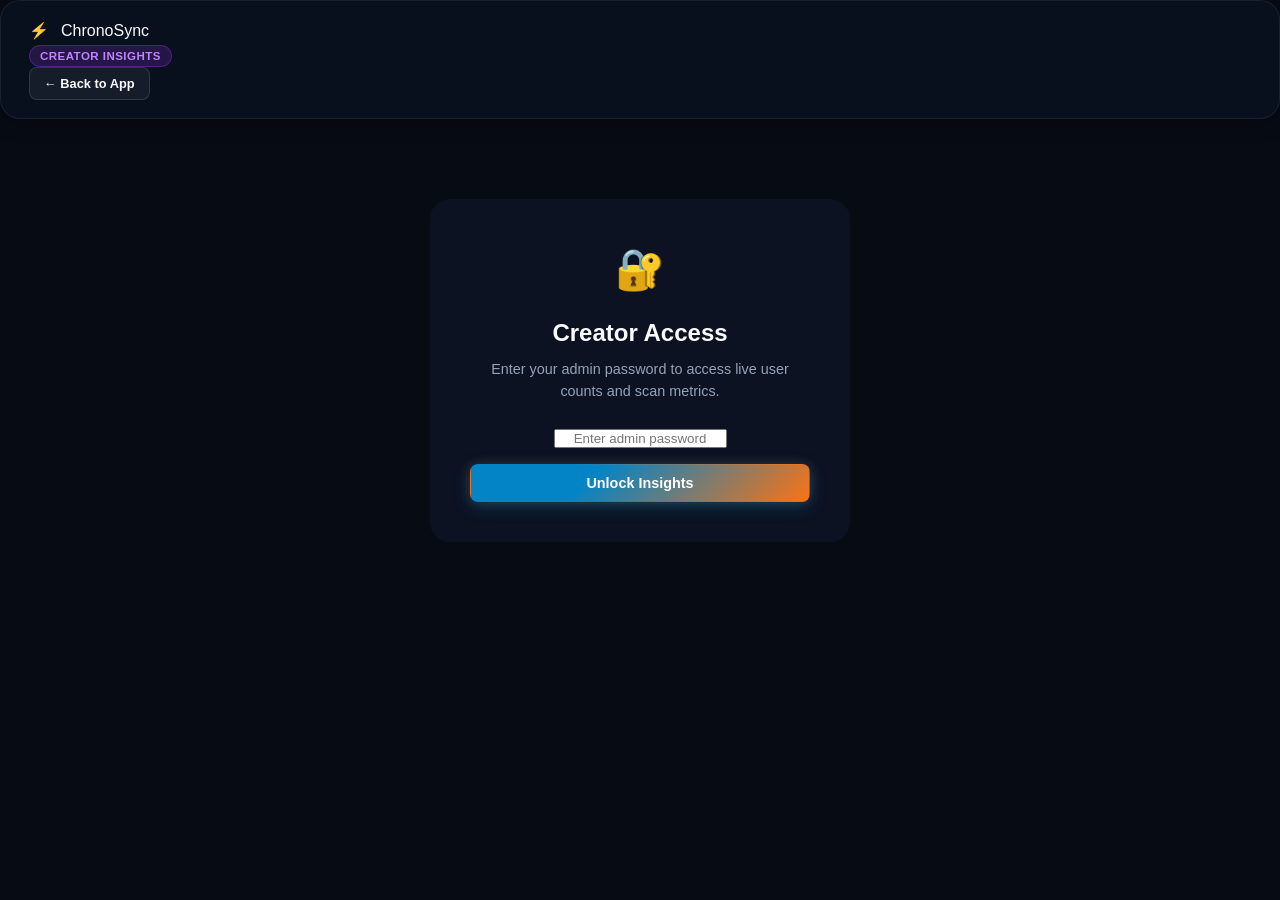
<file: frontend/admin.html>
<!DOCTYPE html>
<html lang="en">
<head>
  <meta charset="UTF-8">
  <meta name="viewport" content="width=device-width, initial-scale=1.0">
  <title>Creator Insights & Metrics | ChronoSync</title>
  <link rel="preconnect" href="https://fonts.googleapis.com">
  <link rel="preconnect" href="https://fonts.gstatic.com" crossorigin>
  <link href="https://fonts.googleapis.com/css2?family=Outfit:wght@300;400;500;600;700;800&family=JetBrains+Mono:wght@400;500;600&display=swap" rel="stylesheet">
  <link rel="stylesheet" href="style.css">
  <style>
    .admin-container {
      max-width: 1100px;
      margin: 2rem auto;
      padding: 0 1.5rem;
    }
    .metrics-grid {
      display: grid;
      grid-template-columns: repeat(auto-fit, minmax(220px, 1fr));
      gap: 1.25rem;
      margin-bottom: 2rem;
    }
    .metric-card {
      background: var(--bg-card);
      border: 1px solid var(--border-color);
      border-radius: var(--radius-lg);
      padding: 1.5rem;
      backdrop-filter: blur(16px);
      box-shadow: var(--shadow-card);
      transition: transform 0.2s, border-color 0.2s;
    }
    .metric-card:hover {
      transform: translateY(-2px);
      border-color: var(--primary-light);
    }
    .metric-val {
      font-size: 2.25rem;
      font-weight: 800;
      font-family: var(--font-mono);
      background: linear-gradient(135deg, #fff, #93c5fd);
      -webkit-background-clip: text;
      -webkit-text-fill-color: transparent;
      margin: 0.5rem 0;
    }
    .metric-title {
      font-size: 0.85rem;
      color: var(--text-muted);
      text-transform: uppercase;
      letter-spacing: 0.05em;
      font-weight: 600;
      display: flex;
      align-items: center;
      gap: 0.5rem;
    }
    .activity-table {
      width: 100%;
      border-collapse: collapse;
      margin-top: 1rem;
      font-size: 0.9rem;
    }
    .activity-table th, .activity-table td {
      padding: 0.85rem 1rem;
      text-align: left;
      border-bottom: 1px solid var(--border-color);
    }
    .activity-table th {
      color: var(--text-muted);
      font-weight: 600;
      text-transform: uppercase;
      font-size: 0.75rem;
    }
    .auth-gate {
      max-width: 420px;
      margin: 5rem auto;
      background: var(--bg-card);
      border: 1px solid var(--border-color);
      border-radius: var(--radius-lg);
      padding: 2.5rem;
      text-align: center;
      box-shadow: var(--shadow-card);
    }
    .admin-header {
      display: flex;
      justify-content: space-between;
      align-items: center;
      margin-bottom: 2rem;
      flex-wrap: wrap;
      gap: 1rem;
    }
  </style>
</head>
<body>
  <!-- Header -->
  <header class="app-header">
    <div class="header-inner">
      <div class="logo-area">
        <a href="/" style="display: flex; align-items: center; gap: 0.75rem; text-decoration: none; color: inherit;">
          <div class="logo-icon">⚡</div>
          <span class="logo-text">ChronoSync</span>
        </a>
        <span class="badge" style="background: rgba(147, 51, 234, 0.2); color: #c084fc; border: 1px solid rgba(147, 51, 234, 0.4);">
          Creator Insights
        </span>
      </div>
      <div class="header-actions">
        <a href="/" class="btn btn-secondary btn-sm">← Back to App</a>
      </div>
    </div>
  </header>

  <!-- Auth Gate (Password Prompt) -->
  <div id="authGate" class="admin-container">
    <div class="auth-gate">
      <div style="font-size: 2.5rem; margin-bottom: 1rem;">🔐</div>
      <h2 style="font-size: 1.5rem; font-weight: 700; margin-bottom: 0.5rem;">Creator Access</h2>
      <p style="color: var(--text-muted); font-size: 0.9rem; margin-bottom: 1.5rem;">
        Enter your admin password to access live user counts and scan metrics.
      </p>
      <form id="loginForm" onsubmit="handleLogin(event)">
        <input 
          type="password" 
          id="adminPwd" 
          class="form-control" 
          placeholder="Enter admin password"
          style="margin-bottom: 1rem; text-align: center; font-family: var(--font-mono);"
          required
        >
        <button type="submit" class="btn btn-primary" style="width: 100%;">
          Unlock Insights
        </button>
        <div id="authError" style="color: #f87171; font-size: 0.85rem; margin-top: 0.75rem; display: none;">
          Incorrect password. Check your ADMIN_PASSWORD env setting.
        </div>
      </form>
    </div>
  </div>

  <!-- Main Dashboard Content -->
  <main id="adminDashboard" class="admin-container" style="display: none;">
    <div class="admin-header">
      <div>
        <h1 style="font-size: 1.85rem; font-weight: 800; letter-spacing: -0.02em;">Creator Insights & User Metrics</h1>
        <p style="color: var(--text-muted); font-size: 0.95rem;">Live telemetry tracking usage, OCR scans, and Google Calendar syncs.</p>
      </div>
      <div style="display: flex; gap: 0.75rem;">
        <button onclick="fetchMetrics()" class="btn btn-secondary btn-sm" id="refreshBtn">
          🔄 Refresh
        </button>
        <button onclick="logoutAdmin()" class="btn btn-danger btn-sm">
          Lock
        </button>
      </div>
    </div>

    <!-- Metrics Cards Grid -->
    <div class="metrics-grid">
      <div class="metric-card">
        <div class="metric-title">👥 Unique Visitors</div>
        <div class="metric-val" id="valVisitors">0</div>
        <div style="font-size: 0.8rem; color: var(--text-muted);">Unique user sessions initiated</div>
      </div>
      <div class="metric-card">
        <div class="metric-title">📸 Images Scanned</div>
        <div class="metric-val" id="valScans">0</div>
        <div style="font-size: 0.8rem; color: var(--text-muted);">Screenshots processed through OCR</div>
      </div>
      <div class="metric-card">
        <div class="metric-title">📅 Events Extracted</div>
        <div class="metric-val" id="valExtracted">0</div>
        <div style="font-size: 0.8rem; color: var(--text-muted);">Assignments, exams & schedules parsed</div>
      </div>
      <div class="metric-card">
        <div class="metric-title">⚡ Events Synced</div>
        <div class="metric-val" id="valSynced">0</div>
        <div style="font-size: 0.8rem; color: var(--text-muted);">Added to live Google Calendar / Sandbox</div>
      </div>
      <div class="metric-card">
        <div class="metric-title">⚠️ Conflicts Flagged</div>
        <div class="metric-val" id="valConflicts">0</div>
        <div style="font-size: 0.8rem; color: var(--text-muted);">Overlaps caught by Priority Advisor</div>
      </div>
    </div>

    <!-- Real-time Activity Log -->
    <div class="metric-card">
      <div style="display: flex; justify-content: space-between; align-items: center; margin-bottom: 1rem;">
        <h3 style="font-size: 1.15rem; font-weight: 700;">🕒 Recent Activity Log</h3>
        <span class="badge" style="background: rgba(37, 99, 235, 0.2); color: #60a5fa;">Last 30 Actions</span>
      </div>
      <div style="overflow-x: auto;">
        <table class="activity-table">
          <thead>
            <tr>
              <th>Timestamp</th>
              <th>Action Type</th>
              <th>Details</th>
              <th>Status</th>
            </tr>
          </thead>
          <tbody id="activityBody">
            <tr>
              <td colspan="4" style="text-align: center; color: var(--text-muted); padding: 2rem;">No activity recorded yet.</td>
            </tr>
          </tbody>
        </table>
      </div>
    </div>
  </main>

  <script>
    let adminPassword = '';

    async function handleLogin(e) {
      e.preventDefault();
      const pwd = document.getElementById('adminPwd').value.trim();
      attemptLoad(pwd);
    }

    async function attemptLoad(pwd) {
      try {
        const res = await fetch('/api/admin/metrics', {
          headers: { 'x-admin-password': pwd }
        });
        if (res.ok) {
          adminPassword = pwd;
          const data = await res.json();
          renderDashboard(data);
          document.getElementById('authGate').style.display = 'none';
          document.getElementById('adminDashboard').style.display = 'block';
          document.getElementById('authError').style.display = 'none';
        } else {
          document.getElementById('authError').style.display = 'block';
        }
      } catch (err) {
        document.getElementById('authError').textContent = 'Network error connecting to backend.';
        document.getElementById('authError').style.display = 'block';
      }
    }

    async function fetchMetrics() {
      if (!adminPassword) {
        logoutAdmin();
        return;
      }
      try {
        const btn = document.getElementById('refreshBtn');
        btn.textContent = '⏳ Fetching...';
        const res = await fetch('/api/admin/metrics', {
          headers: { 'x-admin-password': adminPassword }
        });
        if (res.ok) {
          const data = await res.json();
          renderDashboard(data);
        }
        btn.textContent = '🔄 Refresh';
      } catch (err) {
        console.error(err);
      }
    }

    function renderDashboard(data) {
      document.getElementById('valVisitors').textContent = data.total_unique_visitors || 0;
      document.getElementById('valScans').textContent = data.total_images_processed || 0;
      document.getElementById('valExtracted').textContent = data.total_events_extracted || 0;
      document.getElementById('valSynced').textContent = data.total_events_synced || 0;
      document.getElementById('valConflicts').textContent = data.total_conflicts_flagged || 0;

      const tbody = document.getElementById('activityBody');
      if (!data.recent_activities || data.recent_activities.length === 0) {
        tbody.innerHTML = '<tr><td colspan="4" style="text-align: center; color: var(--text-muted); padding: 2rem;">No activity recorded yet. Scan an image to see live telemetry!</td></tr>';
        return;
      }

      tbody.innerHTML = data.recent_activities.map(a => {
        let details = '';
        let badge = '<span class="badge badge-success">Processed</span>';
        if (a.type === 'IMAGE_SCAN') {
          details = `Parsed <strong>${a.events_found}</strong> events (Avg Conf: ${a.confidence}%, Conflicts: ${a.conflicts})`;
          badge = '<span class="badge" style="background:rgba(59,130,246,0.2); color:#60a5fa;">OCR Scan</span>';
        } else if (a.type.startsWith('CALENDAR_SYNC')) {
          details = `Synced <strong>${a.events_synced}</strong> event(s) to ${a.type.includes('GOOGLE') ? 'Google Calendar' : 'Sandbox'}`;
          badge = '<span class="badge badge-success">Calendar Sync</span>';
        }
        return `
          <tr>
            <td style="font-family: var(--font-mono); font-size: 0.82rem; color: var(--text-muted);">${a.timestamp}</td>
            <td style="font-weight: 600;">${a.type}</td>
            <td>${details}</td>
            <td>${badge}</td>
          </tr>
        `;
      }).join('');
    }

    function logoutAdmin() {
      adminPassword = '';
      document.getElementById('adminPwd').value = '';
      document.getElementById('adminDashboard').style.display = 'none';
      document.getElementById('authGate').style.display = 'block';
    }
  </script>
</body>
</html>
</file>
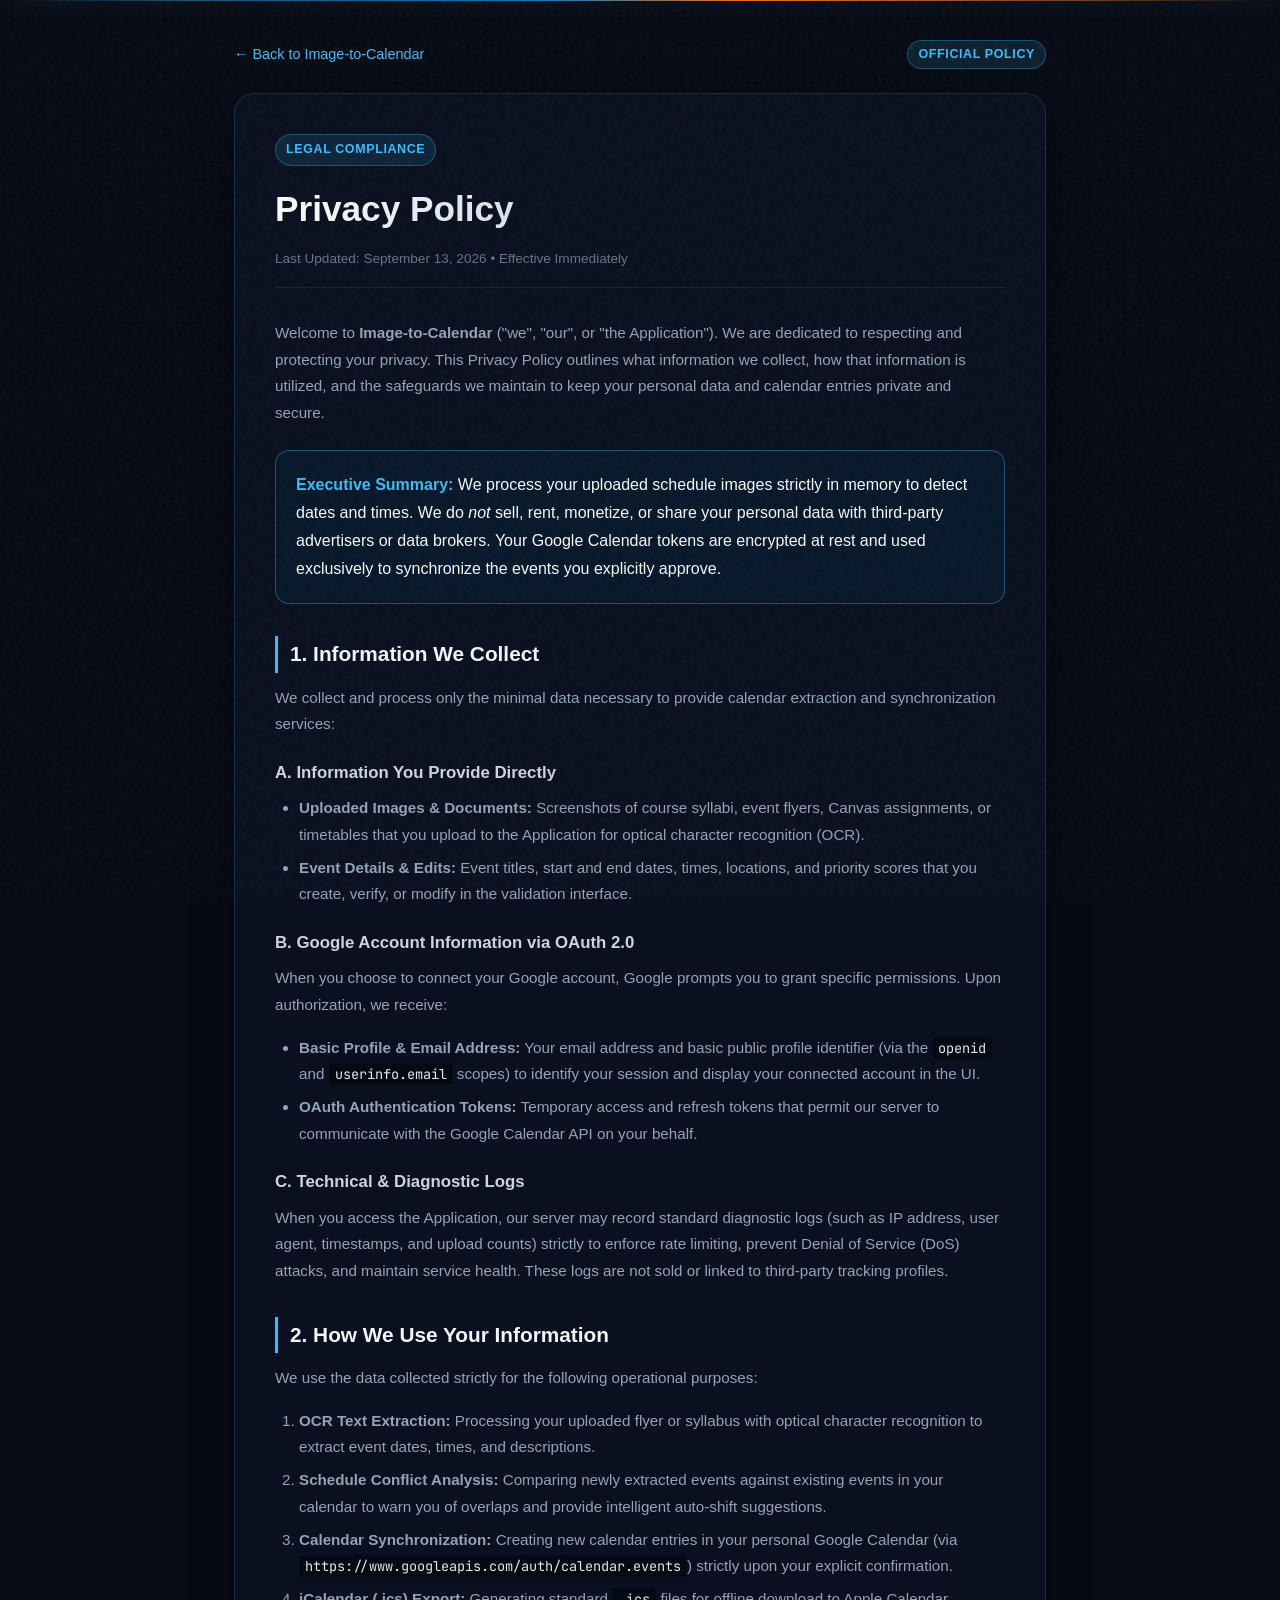
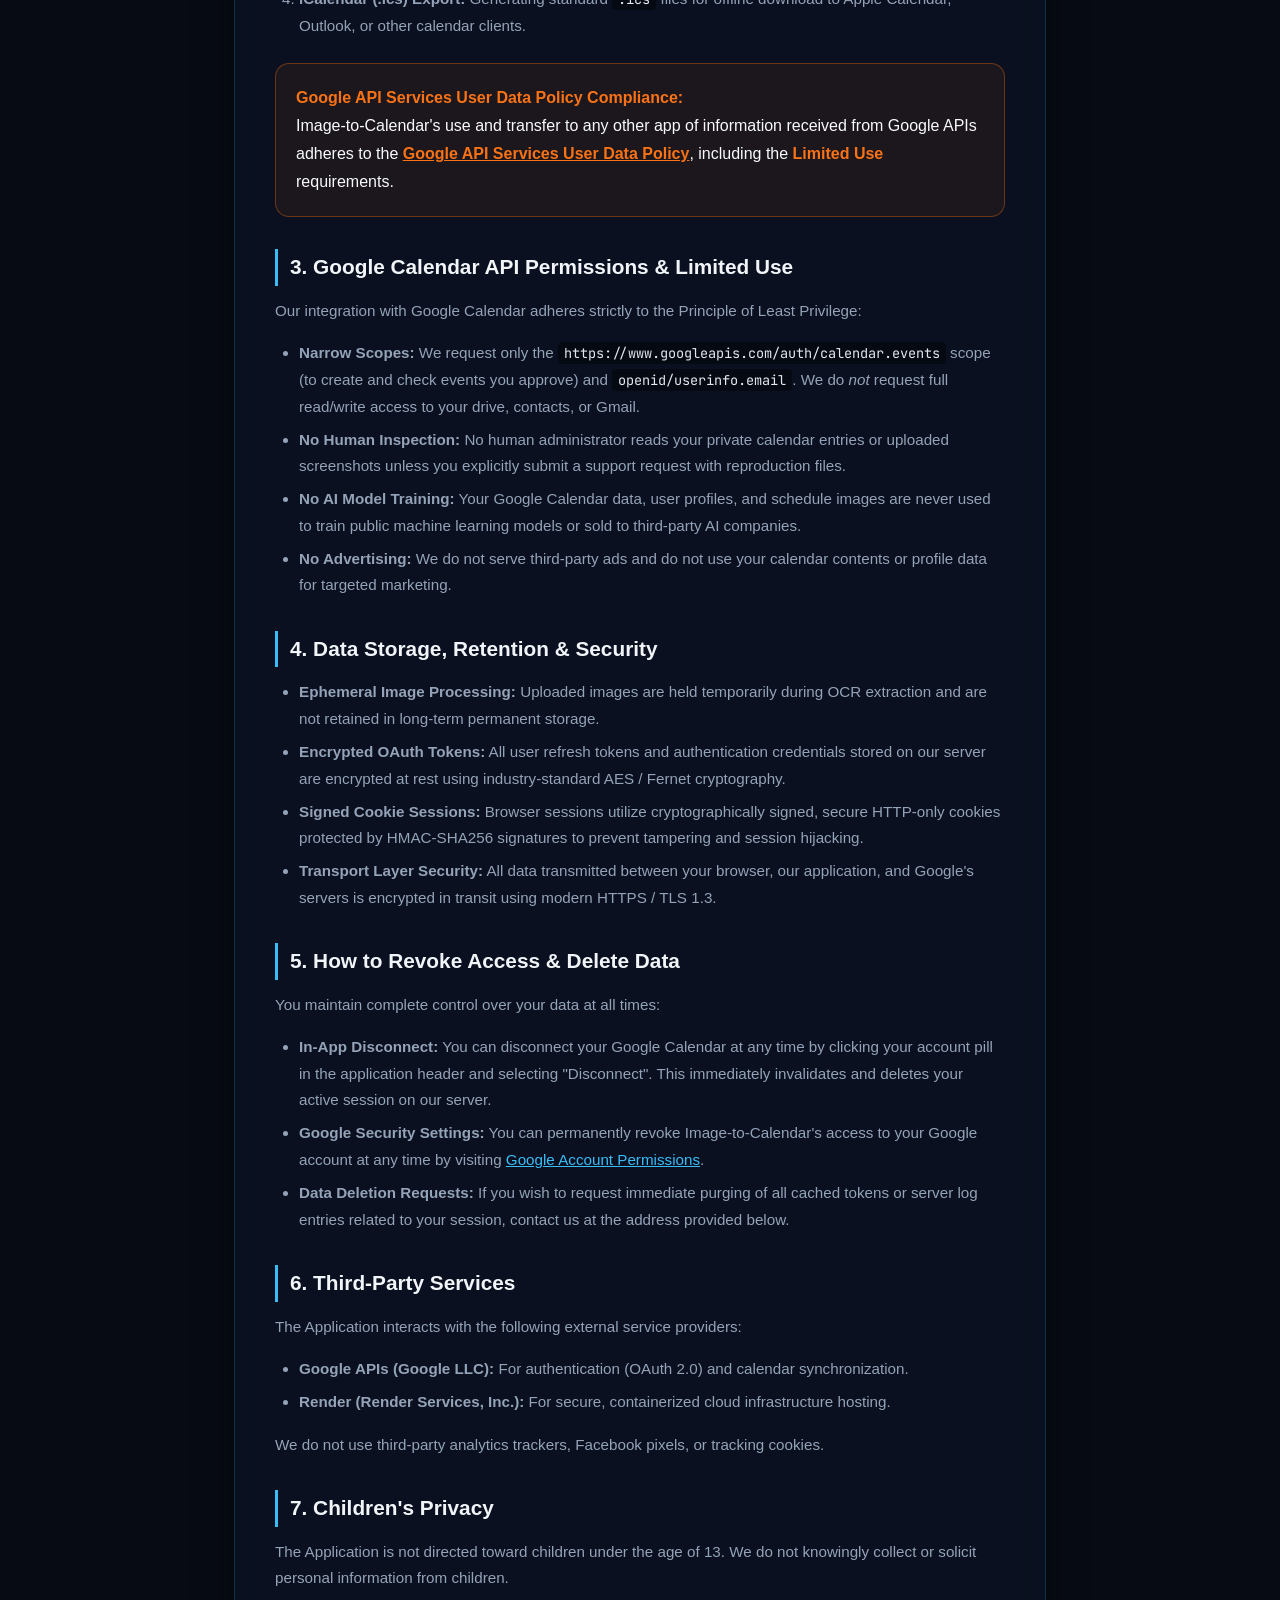
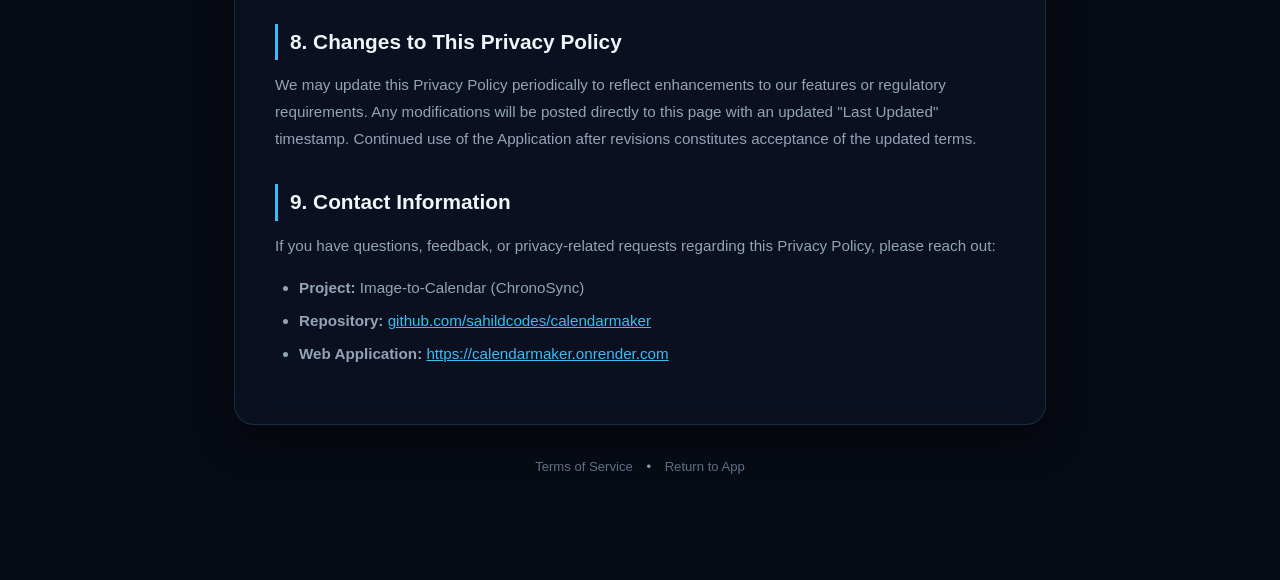
<file: frontend/privacy.html>
<!DOCTYPE html>
<html lang="en">
<head>
  <meta charset="UTF-8">
  <meta name="viewport" content="width=device-width, initial-scale=1.0">
  <title>Privacy Policy | Image-to-Calendar</title>
  <link rel="preconnect" href="https://fonts.googleapis.com">
  <link rel="preconnect" href="https://fonts.gstatic.com" crossorigin>
  <link href="https://fonts.googleapis.com/css2?family=Outfit:wght@300;400;500;600;700;800&family=JetBrains+Mono:wght@400;500;600&display=swap" rel="stylesheet">
  <link rel="stylesheet" href="style.css">
  <style>
    .legal-container {
      max-width: 860px;
      margin: 2.5rem auto;
      padding: 0 1.5rem 4rem;
    }
    .legal-card {
      background: rgba(11, 18, 34, 0.85);
      border: 1px solid rgba(56, 189, 248, 0.18);
      border-radius: var(--radius-lg);
      padding: 2.5rem;
      backdrop-filter: blur(16px);
      -webkit-backdrop-filter: blur(16px);
      box-shadow: 0 16px 40px rgba(0, 0, 0, 0.45);
      color: var(--text-main);
      line-height: 1.75;
    }
    .legal-nav {
      margin-bottom: 1.5rem;
      display: flex;
      justify-content: space-between;
      align-items: center;
      flex-wrap: wrap;
      gap: 1rem;
    }
    .legal-nav a {
      color: #38bdf8;
      text-decoration: none;
      font-size: 0.9rem;
      display: inline-flex;
      align-items: center;
      gap: 6px;
      font-weight: 500;
      transition: color 0.2s;
    }
    .legal-nav a:hover {
      color: #f97316;
    }
    .legal-badge {
      display: inline-block;
      padding: 4px 10px;
      background: rgba(56, 189, 248, 0.12);
      border: 1px solid rgba(56, 189, 248, 0.3);
      border-radius: 9999px;
      color: #38bdf8;
      font-size: 0.78rem;
      font-weight: 600;
      letter-spacing: 0.05em;
      text-transform: uppercase;
    }
    h1.legal-title {
      font-size: 2.2rem;
      font-weight: 800;
      margin: 0.75rem 0 0.5rem;
      background: linear-gradient(135deg, #ffffff 0%, #cbd5e1 50%, #94a3b8 100%);
      -webkit-background-clip: text;
      -webkit-text-fill-color: transparent;
    }
    .last-updated {
      font-size: 0.85rem;
      color: var(--text-dim);
      margin-bottom: 2rem;
      padding-bottom: 1rem;
      border-bottom: 1px solid rgba(255, 255, 255, 0.08);
    }
    h2.legal-sec {
      font-size: 1.3rem;
      font-weight: 700;
      color: #f1f5f9;
      margin: 2rem 0 0.75rem;
      padding-left: 0.75rem;
      border-left: 3px solid #38bdf8;
    }
    h3.legal-subsec {
      font-size: 1.05rem;
      font-weight: 600;
      color: #cbd5e1;
      margin: 1.25rem 0 0.5rem;
    }
    p, ul, ol {
      color: #94a3b8;
      font-size: 0.95rem;
      margin-bottom: 1rem;
    }
    ul, ol {
      padding-left: 1.5rem;
    }
    li {
      margin-bottom: 0.4rem;
    }
    .callout-box {
      background: rgba(2, 132, 199, 0.08);
      border: 1px solid rgba(56, 189, 248, 0.35);
      border-radius: var(--radius-md);
      padding: 1.25rem;
      margin: 1.5rem 0;
    }
    .callout-box strong {
      color: #38bdf8;
    }
    .highlight-box {
      background: rgba(249, 115, 22, 0.08);
      border: 1px solid rgba(249, 115, 22, 0.35);
      border-radius: var(--radius-md);
      padding: 1.25rem;
      margin: 1.5rem 0;
    }
    .highlight-box strong {
      color: #f97316;
    }
    code {
      font-family: 'JetBrains Mono', monospace;
      font-size: 0.85rem;
      background: rgba(0, 0, 0, 0.4);
      padding: 2px 6px;
      border-radius: 4px;
      color: #e2e8f0;
    }
  </style>
</head>
<body>
  <div class="horizon-beam"></div>
  <div class="bg-grid-pattern"></div>
  <div class="bg-grain"></div>

  <div class="legal-container">
    <div class="legal-nav">
      <a href="/">&larr; Back to Image-to-Calendar</a>
      <div>
        <span class="legal-badge">Official Policy</span>
      </div>
    </div>

    <article class="legal-card">
      <span class="legal-badge">Legal Compliance</span>
      <h1 class="legal-title">Privacy Policy</h1>
      <div class="last-updated">Last Updated: September 13, 2026 &bull; Effective Immediately</div>

      <p>
        Welcome to <strong>Image-to-Calendar</strong> ("we", "our", or "the Application"). We are dedicated to respecting and protecting your privacy. This Privacy Policy outlines what information we collect, how that information is utilized, and the safeguards we maintain to keep your personal data and calendar entries private and secure.
      </p>

      <div class="callout-box">
        <strong>Executive Summary:</strong> We process your uploaded schedule images strictly in memory to detect dates and times. We do <em>not</em> sell, rent, monetize, or share your personal data with third-party advertisers or data brokers. Your Google Calendar tokens are encrypted at rest and used exclusively to synchronize the events you explicitly approve.
      </div>

      <h2 class="legal-sec">1. Information We Collect</h2>
      <p>We collect and process only the minimal data necessary to provide calendar extraction and synchronization services:</p>
      
      <h3 class="legal-subsec">A. Information You Provide Directly</h3>
      <ul>
        <li>
          <strong>Uploaded Images & Documents:</strong> Screenshots of course syllabi, event flyers, Canvas assignments, or timetables that you upload to the Application for optical character recognition (OCR).
        </li>
        <li>
          <strong>Event Details & Edits:</strong> Event titles, start and end dates, times, locations, and priority scores that you create, verify, or modify in the validation interface.
        </li>
      </ul>

      <h3 class="legal-subsec">B. Google Account Information via OAuth 2.0</h3>
      <p>When you choose to connect your Google account, Google prompts you to grant specific permissions. Upon authorization, we receive:</p>
      <ul>
        <li><strong>Basic Profile & Email Address:</strong> Your email address and basic public profile identifier (via the <code>openid</code> and <code>userinfo.email</code> scopes) to identify your session and display your connected account in the UI.</li>
        <li><strong>OAuth Authentication Tokens:</strong> Temporary access and refresh tokens that permit our server to communicate with the Google Calendar API on your behalf.</li>
      </ul>

      <h3 class="legal-subsec">C. Technical & Diagnostic Logs</h3>
      <p>
        When you access the Application, our server may record standard diagnostic logs (such as IP address, user agent, timestamps, and upload counts) strictly to enforce rate limiting, prevent Denial of Service (DoS) attacks, and maintain service health. These logs are not sold or linked to third-party tracking profiles.
      </p>

      <h2 class="legal-sec">2. How We Use Your Information</h2>
      <p>We use the data collected strictly for the following operational purposes:</p>
      <ol>
        <li><strong>OCR Text Extraction:</strong> Processing your uploaded flyer or syllabus with optical character recognition to extract event dates, times, and descriptions.</li>
        <li><strong>Schedule Conflict Analysis:</strong> Comparing newly extracted events against existing events in your calendar to warn you of overlaps and provide intelligent auto-shift suggestions.</li>
        <li><strong>Calendar Synchronization:</strong> Creating new calendar entries in your personal Google Calendar (via <code>https://www.googleapis.com/auth/calendar.events</code>) strictly upon your explicit confirmation.</li>
        <li><strong>iCalendar (.ics) Export:</strong> Generating standard <code>.ics</code> files for offline download to Apple Calendar, Outlook, or other calendar clients.</li>
      </ol>

      <div class="highlight-box">
        <strong>Google API Services User Data Policy Compliance:</strong><br>
        Image-to-Calendar's use and transfer to any other app of information received from Google APIs adheres to the 
        <a href="https://developers.google.com/terms/api-services-user-data-policy" target="_blank" rel="noopener noreferrer" style="color: #f97316; font-weight: 600;">Google API Services User Data Policy</a>, 
        including the <strong>Limited Use</strong> requirements.
      </div>

      <h2 class="legal-sec">3. Google Calendar API Permissions & Limited Use</h2>
      <p>
        Our integration with Google Calendar adheres strictly to the Principle of Least Privilege:
      </p>
      <ul>
        <li><strong>Narrow Scopes:</strong> We request only the <code>https://www.googleapis.com/auth/calendar.events</code> scope (to create and check events you approve) and <code>openid/userinfo.email</code>. We do <em>not</em> request full read/write access to your drive, contacts, or Gmail.</li>
        <li><strong>No Human Inspection:</strong> No human administrator reads your private calendar entries or uploaded screenshots unless you explicitly submit a support request with reproduction files.</li>
        <li><strong>No AI Model Training:</strong> Your Google Calendar data, user profiles, and schedule images are never used to train public machine learning models or sold to third-party AI companies.</li>
        <li><strong>No Advertising:</strong> We do not serve third-party ads and do not use your calendar contents or profile data for targeted marketing.</li>
      </ul>

      <h2 class="legal-sec">4. Data Storage, Retention & Security</h2>
      <ul>
        <li><strong>Ephemeral Image Processing:</strong> Uploaded images are held temporarily during OCR extraction and are not retained in long-term permanent storage.</li>
        <li><strong>Encrypted OAuth Tokens:</strong> All user refresh tokens and authentication credentials stored on our server are encrypted at rest using industry-standard AES / Fernet cryptography.</li>
        <li><strong>Signed Cookie Sessions:</strong> Browser sessions utilize cryptographically signed, secure HTTP-only cookies protected by HMAC-SHA256 signatures to prevent tampering and session hijacking.</li>
        <li><strong>Transport Layer Security:</strong> All data transmitted between your browser, our application, and Google's servers is encrypted in transit using modern HTTPS / TLS 1.3.</li>
      </ul>

      <h2 class="legal-sec">5. How to Revoke Access & Delete Data</h2>
      <p>You maintain complete control over your data at all times:</p>
      <ul>
        <li><strong>In-App Disconnect:</strong> You can disconnect your Google Calendar at any time by clicking your account pill in the application header and selecting "Disconnect". This immediately invalidates and deletes your active session on our server.</li>
        <li><strong>Google Security Settings:</strong> You can permanently revoke Image-to-Calendar's access to your Google account at any time by visiting <a href="https://myaccount.google.com/permissions" target="_blank" rel="noopener noreferrer" style="color: #38bdf8;">Google Account Permissions</a>.</li>
        <li><strong>Data Deletion Requests:</strong> If you wish to request immediate purging of all cached tokens or server log entries related to your session, contact us at the address provided below.</li>
      </ul>

      <h2 class="legal-sec">6. Third-Party Services</h2>
      <p>The Application interacts with the following external service providers:</p>
      <ul>
        <li><strong>Google APIs (Google LLC):</strong> For authentication (OAuth 2.0) and calendar synchronization.</li>
        <li><strong>Render (Render Services, Inc.):</strong> For secure, containerized cloud infrastructure hosting.</li>
      </ul>
      <p>We do not use third-party analytics trackers, Facebook pixels, or tracking cookies.</p>

      <h2 class="legal-sec">7. Children's Privacy</h2>
      <p>
        The Application is not directed toward children under the age of 13. We do not knowingly collect or solicit personal information from children.
      </p>

      <h2 class="legal-sec">8. Changes to This Privacy Policy</h2>
      <p>
        We may update this Privacy Policy periodically to reflect enhancements to our features or regulatory requirements. Any modifications will be posted directly to this page with an updated "Last Updated" timestamp. Continued use of the Application after revisions constitutes acceptance of the updated terms.
      </p>

      <h2 class="legal-sec">9. Contact Information</h2>
      <p>
        If you have questions, feedback, or privacy-related requests regarding this Privacy Policy, please reach out:
      </p>
      <ul>
        <li><strong>Project:</strong> Image-to-Calendar (ChronoSync)</li>
        <li><strong>Repository:</strong> <a href="https://github.com/sahildcodes/calendarmaker" target="_blank" rel="noopener noreferrer" style="color: #38bdf8;">github.com/sahildcodes/calendarmaker</a></li>
        <li><strong>Web Application:</strong> <a href="https://calendarmaker.onrender.com" style="color: #38bdf8;">https://calendarmaker.onrender.com</a></li>
      </ul>
    </article>

    <div style="text-align: center; margin-top: 2rem; font-size: 0.82rem; color: var(--text-muted);">
      <a href="/terms" style="color: var(--text-dim); text-decoration: none; margin: 0 10px;">Terms of Service</a> &bull;
      <a href="/" style="color: var(--text-dim); text-decoration: none; margin: 0 10px;">Return to App</a>
    </div>
  </div>
</body>
</html>
</file>
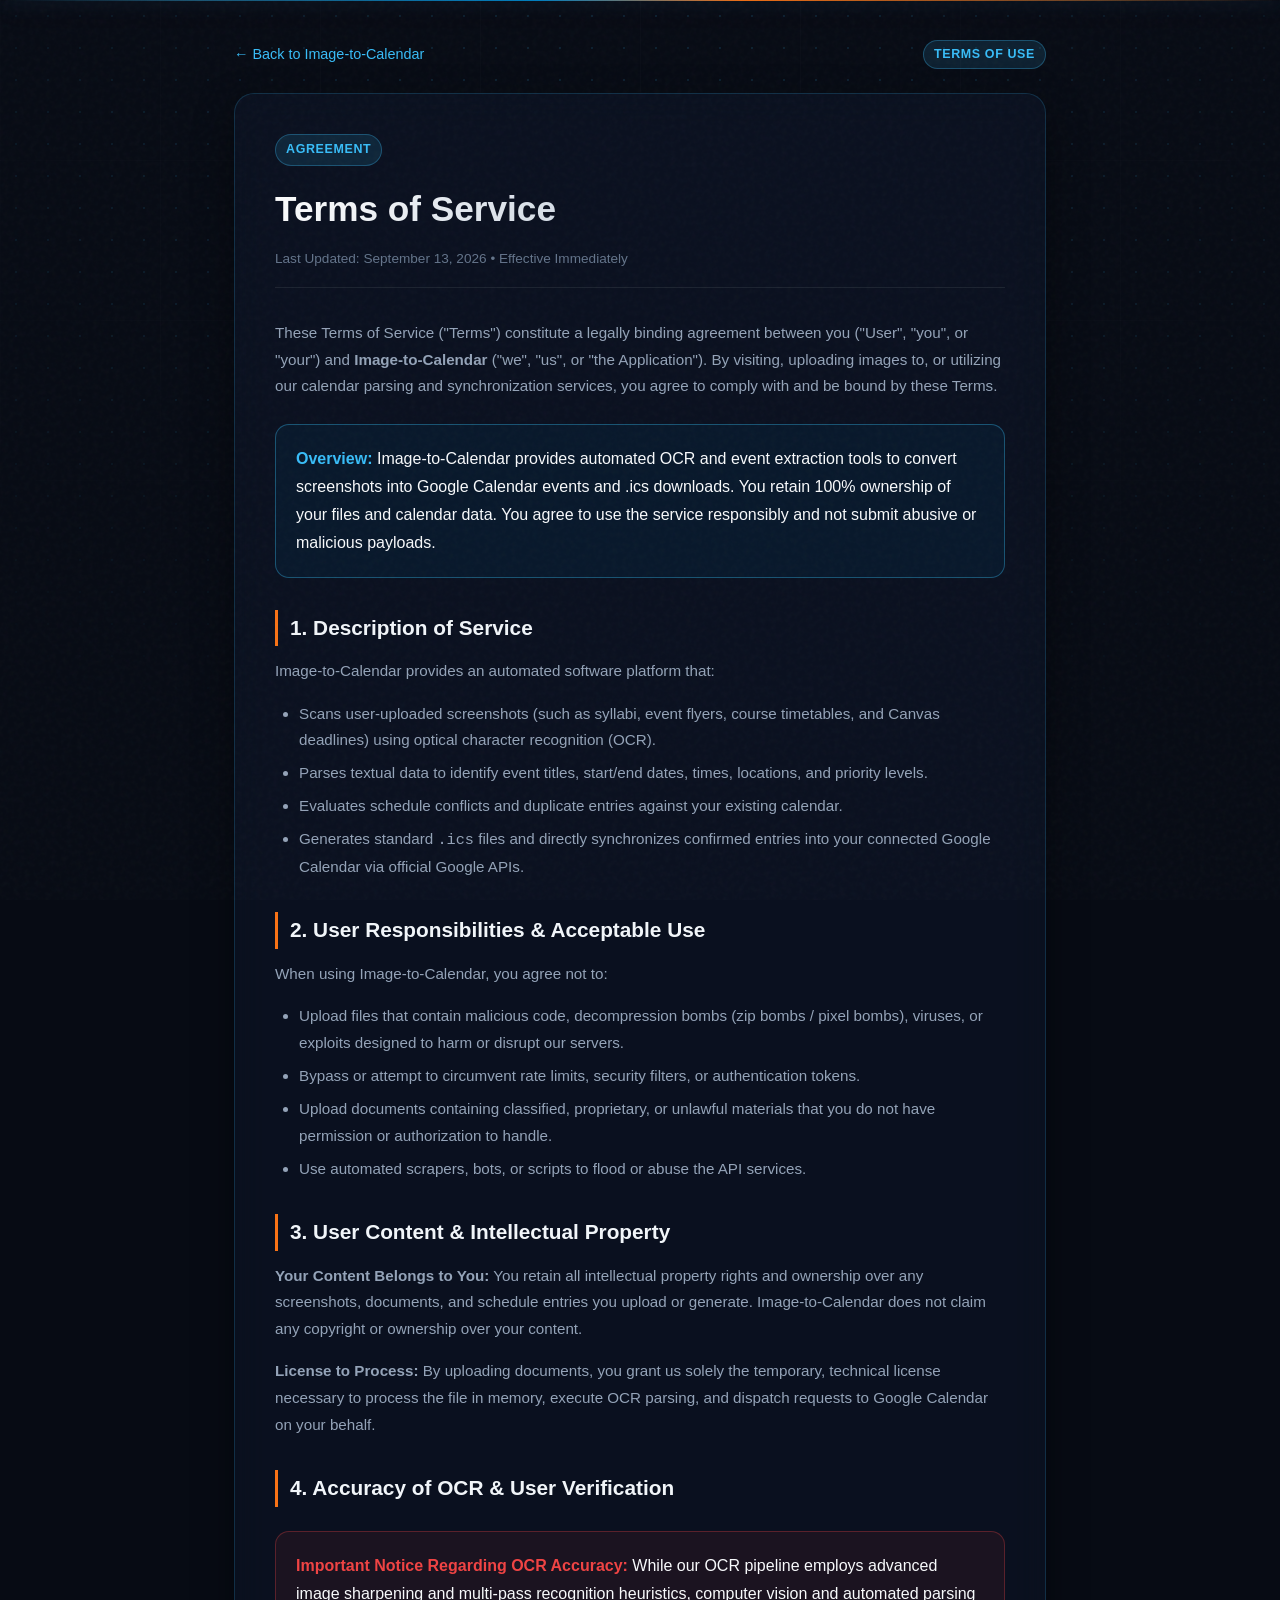
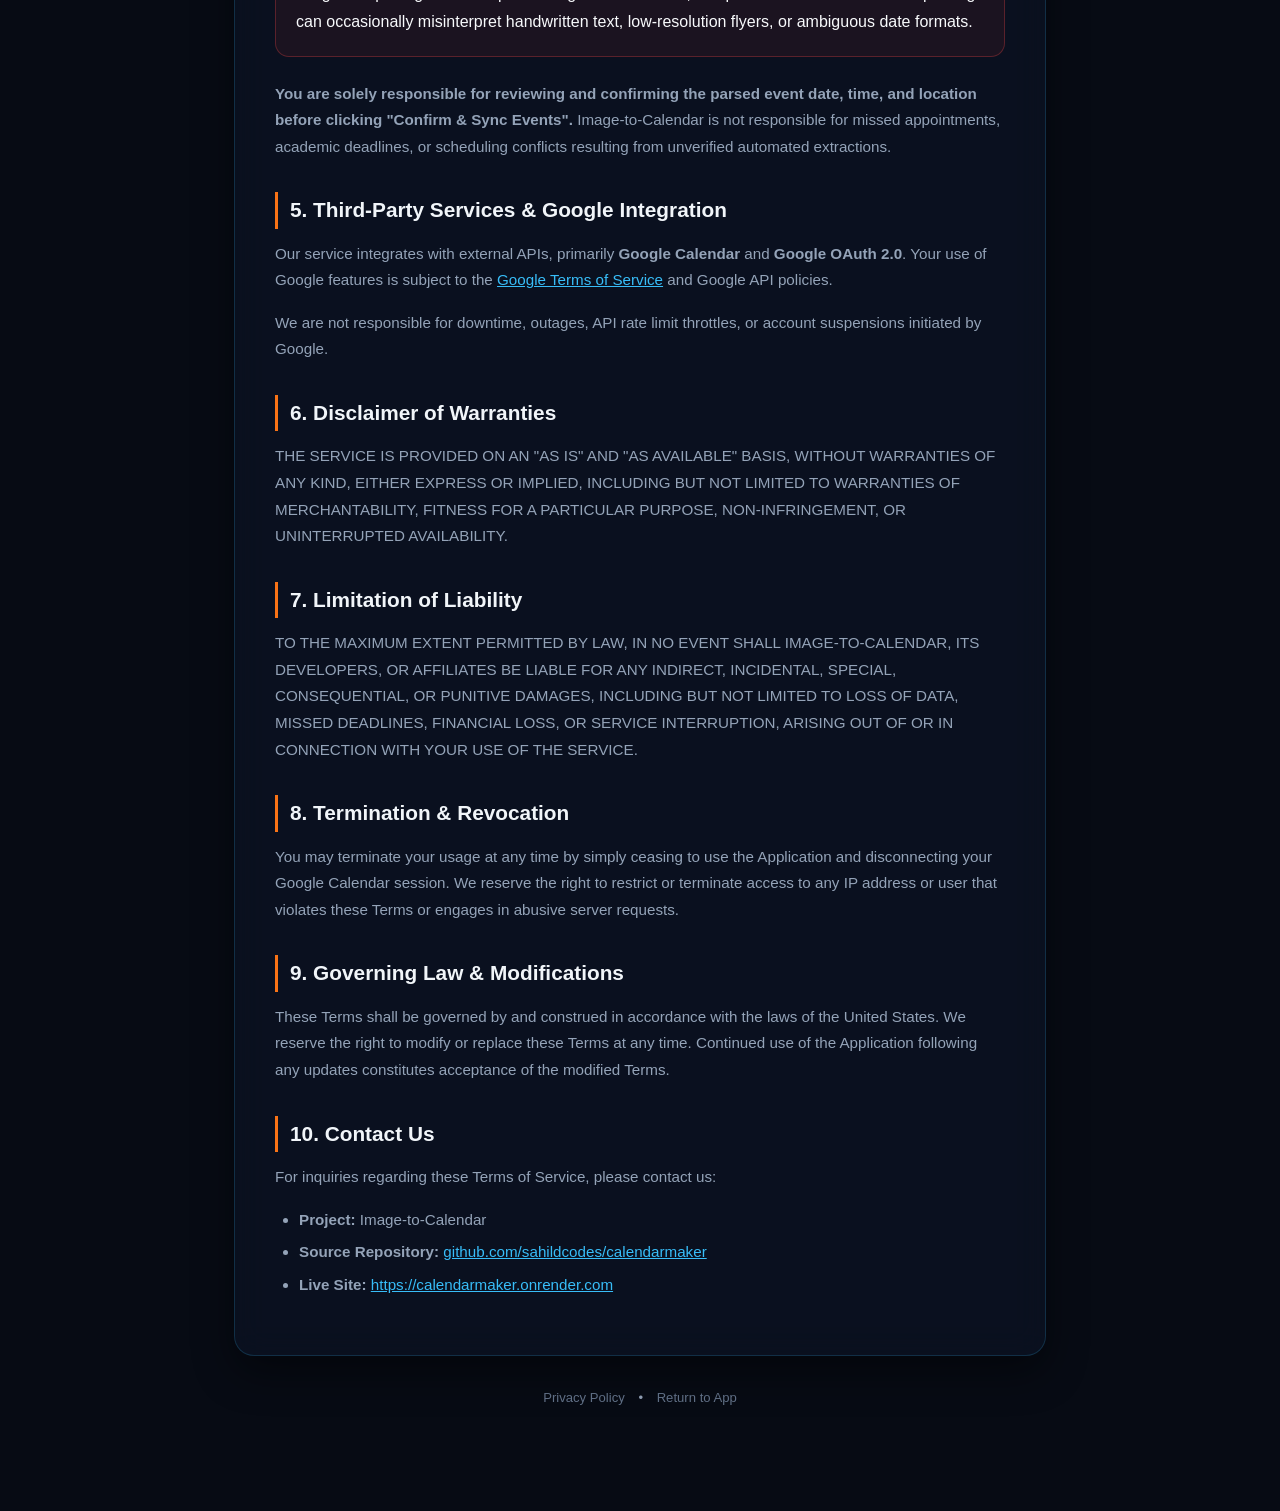
<file: frontend/terms.html>
<!DOCTYPE html>
<html lang="en">

<head>
  <meta charset="UTF-8">
  <meta name="viewport" content="width=device-width, initial-scale=1.0">
  <title>Terms of Service | Image-to-Calendar</title>
  <link rel="preconnect" href="https://fonts.googleapis.com">
  <link rel="preconnect" href="https://fonts.gstatic.com" crossorigin>
  <link
    href="https://fonts.googleapis.com/css2?family=Outfit:wght@300;400;500;600;700;800&family=JetBrains+Mono:wght@400;500;600&display=swap"
    rel="stylesheet">
  <link rel="stylesheet" href="style.css">
  <style>
    .legal-container {
      max-width: 860px;
      margin: 2.5rem auto;
      padding: 0 1.5rem 4rem;
    }

    .legal-card {
      background: rgba(11, 18, 34, 0.85);
      border: 1px solid rgba(56, 189, 248, 0.18);
      border-radius: var(--radius-lg);
      padding: 2.5rem;
      backdrop-filter: blur(16px);
      -webkit-backdrop-filter: blur(16px);
      box-shadow: 0 16px 40px rgba(0, 0, 0, 0.45);
      color: var(--text-main);
      line-height: 1.75;
    }

    .legal-nav {
      margin-bottom: 1.5rem;
      display: flex;
      justify-content: space-between;
      align-items: center;
      flex-wrap: wrap;
      gap: 1rem;
    }

    .legal-nav a {
      color: #38bdf8;
      text-decoration: none;
      font-size: 0.9rem;
      display: inline-flex;
      align-items: center;
      gap: 6px;
      font-weight: 500;
      transition: color 0.2s;
    }

    .legal-nav a:hover {
      color: #f97316;
    }

    .legal-badge {
      display: inline-block;
      padding: 4px 10px;
      background: rgba(56, 189, 248, 0.12);
      border: 1px solid rgba(56, 189, 248, 0.3);
      border-radius: 9999px;
      color: #38bdf8;
      font-size: 0.78rem;
      font-weight: 600;
      letter-spacing: 0.05em;
      text-transform: uppercase;
    }

    h1.legal-title {
      font-size: 2.2rem;
      font-weight: 800;
      margin: 0.75rem 0 0.5rem;
      background: linear-gradient(135deg, #ffffff 0%, #cbd5e1 50%, #94a3b8 100%);
      -webkit-background-clip: text;
      -webkit-text-fill-color: transparent;
    }

    .last-updated {
      font-size: 0.85rem;
      color: var(--text-dim);
      margin-bottom: 2rem;
      padding-bottom: 1rem;
      border-bottom: 1px solid rgba(255, 255, 255, 0.08);
    }

    h2.legal-sec {
      font-size: 1.3rem;
      font-weight: 700;
      color: #f1f5f9;
      margin: 2rem 0 0.75rem;
      padding-left: 0.75rem;
      border-left: 3px solid #f97316;
    }

    h3.legal-subsec {
      font-size: 1.05rem;
      font-weight: 600;
      color: #cbd5e1;
      margin: 1.25rem 0 0.5rem;
    }

    p,
    ul,
    ol {
      color: #94a3b8;
      font-size: 0.95rem;
      margin-bottom: 1rem;
    }

    ul,
    ol {
      padding-left: 1.5rem;
    }

    li {
      margin-bottom: 0.4rem;
    }

    .callout-box {
      background: rgba(2, 132, 199, 0.08);
      border: 1px solid rgba(56, 189, 248, 0.35);
      border-radius: var(--radius-md);
      padding: 1.25rem;
      margin: 1.5rem 0;
    }

    .callout-box strong {
      color: #38bdf8;
    }

    .warning-box {
      background: rgba(239, 68, 68, 0.08);
      border: 1px solid rgba(239, 68, 68, 0.3);
      border-radius: var(--radius-md);
      padding: 1.25rem;
      margin: 1.5rem 0;
    }

    .warning-box strong {
      color: #ef4444;
    }
  </style>
</head>

<body>
  <div class="horizon-beam"></div>
  <div class="bg-grid-pattern"></div>
  <div class="bg-grain"></div>

  <div class="legal-container">
    <div class="legal-nav">
      <a href="/">&larr; Back to Image-to-Calendar</a>
      <div>
        <span class="legal-badge">Terms of Use</span>
      </div>
    </div>

    <article class="legal-card">
      <span class="legal-badge">Agreement</span>
      <h1 class="legal-title">Terms of Service</h1>
      <div class="last-updated">Last Updated: September 13, 2026 &bull; Effective Immediately</div>

      <p>
        These Terms of Service ("Terms") constitute a legally binding agreement between you ("User", "you", or "your")
        and <strong>Image-to-Calendar</strong> ("we", "us", or "the Application"). By visiting, uploading images to, or
        utilizing our calendar parsing and synchronization services, you agree to comply with and be bound by these
        Terms.
      </p>

      <div class="callout-box">
        <strong>Overview:</strong> Image-to-Calendar provides automated OCR and event extraction tools to convert
        screenshots into Google Calendar events and .ics downloads. You retain 100% ownership of your files and calendar
        data. You agree to use the service responsibly and not submit abusive or malicious payloads.
      </div>

      <h2 class="legal-sec">1. Description of Service</h2>
      <p>
        Image-to-Calendar provides an automated software platform that:
      </p>
      <ul>
        <li>Scans user-uploaded screenshots (such as syllabi, event flyers, course timetables, and Canvas deadlines)
          using optical character recognition (OCR).</li>
        <li>Parses textual data to identify event titles, start/end dates, times, locations, and priority levels.</li>
        <li>Evaluates schedule conflicts and duplicate entries against your existing calendar.</li>
        <li>Generates standard <code>.ics</code> files and directly synchronizes confirmed entries into your connected
          Google Calendar via official Google APIs.</li>
      </ul>

      <h2 class="legal-sec">2. User Responsibilities & Acceptable Use</h2>
      <p>When using Image-to-Calendar, you agree not to:</p>
      <ul>
        <li>Upload files that contain malicious code, decompression bombs (zip bombs / pixel bombs), viruses, or
          exploits designed to harm or disrupt our servers.</li>
        <li>Bypass or attempt to circumvent rate limits, security filters, or authentication tokens.</li>
        <li>Upload documents containing classified, proprietary, or unlawful materials that you do not have permission
          or authorization to handle.</li>
        <li>Use automated scrapers, bots, or scripts to flood or abuse the API services.</li>
      </ul>

      <h2 class="legal-sec">3. User Content & Intellectual Property</h2>
      <p>
        <strong>Your Content Belongs to You:</strong> You retain all intellectual property rights and ownership over any
        screenshots, documents, and schedule entries you upload or generate. Image-to-Calendar does not claim any
        copyright or ownership over your content.
      </p>
      <p>
        <strong>License to Process:</strong> By uploading documents, you grant us solely the temporary, technical
        license necessary to process the file in memory, execute OCR parsing, and dispatch requests to Google Calendar
        on your behalf.
      </p>

      <h2 class="legal-sec">4. Accuracy of OCR & User Verification</h2>
      <div class="warning-box">
        <strong>Important Notice Regarding OCR Accuracy:</strong> While our OCR pipeline employs advanced image
        sharpening and multi-pass recognition heuristics, computer vision and automated parsing can occasionally
        misinterpret handwritten text, low-resolution flyers, or ambiguous date formats.
      </div>
      <p>
        <strong>You are solely responsible for reviewing and confirming the parsed event date, time, and location before
          clicking "Confirm & Sync Events".</strong> Image-to-Calendar is not responsible for missed appointments,
        academic deadlines, or scheduling conflicts resulting from unverified automated extractions.
      </p>

      <h2 class="legal-sec">5. Third-Party Services & Google Integration</h2>
      <p>
        Our service integrates with external APIs, primarily <strong>Google Calendar</strong> and <strong>Google OAuth
          2.0</strong>. Your use of Google features is subject to the <a href="https://policies.google.com/terms"
          target="_blank" rel="noopener noreferrer" style="color: #38bdf8;">Google Terms of Service</a> and Google API
        policies.
      </p>
      <p>
        We are not responsible for downtime, outages, API rate limit throttles, or account suspensions initiated by
        Google.
      </p>

      <h2 class="legal-sec">6. Disclaimer of Warranties</h2>
      <p>
        THE SERVICE IS PROVIDED ON AN "AS IS" AND "AS AVAILABLE" BASIS, WITHOUT WARRANTIES OF ANY KIND, EITHER EXPRESS
        OR IMPLIED, INCLUDING BUT NOT LIMITED TO WARRANTIES OF MERCHANTABILITY, FITNESS FOR A PARTICULAR PURPOSE,
        NON-INFRINGEMENT, OR UNINTERRUPTED AVAILABILITY.
      </p>

      <h2 class="legal-sec">7. Limitation of Liability</h2>
      <p>
        TO THE MAXIMUM EXTENT PERMITTED BY LAW, IN NO EVENT SHALL IMAGE-TO-CALENDAR, ITS DEVELOPERS, OR AFFILIATES BE
        LIABLE FOR ANY INDIRECT, INCIDENTAL, SPECIAL, CONSEQUENTIAL, OR PUNITIVE DAMAGES, INCLUDING BUT NOT LIMITED TO
        LOSS OF DATA, MISSED DEADLINES, FINANCIAL LOSS, OR SERVICE INTERRUPTION, ARISING OUT OF OR IN CONNECTION WITH
        YOUR USE OF THE SERVICE.
      </p>

      <h2 class="legal-sec">8. Termination & Revocation</h2>
      <p>
        You may terminate your usage at any time by simply ceasing to use the Application and disconnecting your Google
        Calendar session. We reserve the right to restrict or terminate access to any IP address or user that violates
        these Terms or engages in abusive server requests.
      </p>

      <h2 class="legal-sec">9. Governing Law & Modifications</h2>
      <p>
        These Terms shall be governed by and construed in accordance with the laws of the United States. We reserve the
        right to modify or replace these Terms at any time. Continued use of the Application following any updates
        constitutes acceptance of the modified Terms.
      </p>

      <h2 class="legal-sec">10. Contact Us</h2>
      <p>
        For inquiries regarding these Terms of Service, please contact us:
      </p>
      <ul>
        <li><strong>Project:</strong> Image-to-Calendar</li>
        <li><strong>Source Repository:</strong> <a href="https://github.com/sahildcodes/calendarmaker" target="_blank"
            rel="noopener noreferrer" style="color: #38bdf8;">github.com/sahildcodes/calendarmaker</a></li>
        <li><strong>Live Site:</strong> <a href="https://calendarmaker.onrender.com"
            style="color: #38bdf8;">https://calendarmaker.onrender.com</a></li>
      </ul>
    </article>

    <div style="text-align: center; margin-top: 2rem; font-size: 0.82rem; color: var(--text-muted);">
      <a href="/privacy" style="color: var(--text-dim); text-decoration: none; margin: 0 10px;">Privacy Policy</a>
      &bull;
      <a href="/" style="color: var(--text-dim); text-decoration: none; margin: 0 10px;">Return to App</a>
    </div>
  </div>
</body>

</html>
</file>
<file: frontend/style.css>
/* ==========================================================================
   IMAGE-TO-CALENDAR APPLICATION - MODERN DESIGN SYSTEM
   Deep Cosmic Dark Theme with Glassmorphism & Micro-animations
   ========================================================================== */

:root {
  /* Color Tokens - Modern Subtle Orange & Sapphire/Ocean Blue Theme */
  --bg-base: #070b14;
  --bg-surface: #0c1322;
  --bg-card: rgba(13, 21, 39, 0.78);
  --bg-card-hover: rgba(19, 31, 58, 0.88);
  --bg-glass: rgba(11, 18, 34, 0.72);
  --border-subtle: rgba(148, 163, 184, 0.12);
  --border-focus: rgba(56, 189, 248, 0.5);
  --border-active: #0284c7;

  /* Brand Accents - Subtle Orange & Blue */
  --primary: #0284c7;
  --primary-glow: rgba(2, 132, 199, 0.35);
  --primary-dark: #0369a1;
  --primary-light: #38bdf8;
  --secondary: #f97316;
  --secondary-glow: rgba(249, 115, 22, 0.35);
  --secondary-dark: #ea580c;
  --secondary-light: #fb923c;
  --accent-orange: #f97316;
  --accent-blue: #38bdf8;
  --accent-cyan: #06b6d4;

  /* Gradients */
  --gradient-brand: linear-gradient(135deg, #0284c7 0%, #38bdf8 50%, #f97316 100%);
  --gradient-blue: linear-gradient(135deg, #0369a1 0%, #0284c7 50%, #38bdf8 100%);
  --gradient-orange: linear-gradient(135deg, #ea580c 0%, #f97316 50%, #fb923c 100%);

  /* Validation & Status Tokens */
  --status-success: #10b981;
  --status-success-bg: rgba(16, 185, 129, 0.12);
  --status-success-border: rgba(16, 185, 129, 0.3);

  --status-warning: #f59e0b;
  --status-warning-bg: rgba(245, 158, 11, 0.12);
  --status-warning-border: rgba(245, 158, 11, 0.3);

  --status-danger: #f43f5e;
  --status-danger-bg: rgba(244, 63, 94, 0.12);
  --status-danger-border: rgba(244, 63, 94, 0.3);

  --status-info: #38bdf8;
  --status-info-bg: rgba(56, 189, 248, 0.12);

  /* Typography */
  --font-heading: 'Outfit', sans-serif;
  --font-body: 'Plus Jakarta Sans', -apple-system, BlinkMacSystemFont, sans-serif;

  /* Text Colors */
  --text-main: #f8fafc;
  --text-muted: #94a3b8;
  --text-dim: #64748b;

  /* Radii & Shadows */
  --radius-sm: 8px;
  --radius-md: 14px;
  --radius-lg: 20px;
  --radius-full: 9999px;
  --shadow-subtle: 0 4px 20px rgba(0, 0, 0, 0.3);
  --shadow-elevated: 0 12px 40px rgba(0, 0, 0, 0.55);
  --shadow-glow: 0 0 25px var(--primary-glow);
}

/* Reset & Base Setup */
*, *::before, *::after {
  box-sizing: border-box;
  margin: 0;
  padding: 0;
}

body {
  font-family: var(--font-body);
  background-color: var(--bg-base);
  color: var(--text-main);
  min-height: 100vh;
  line-height: 1.5;
  overflow-x: hidden;
  position: relative;
  -webkit-font-smoothing: antialiased;
}

/* ==========================================================================
   Architectural Background System (Non-AI, Engineering Precision Aesthetics)
   ========================================================================== */

/* Top Luminous Horizon Beam */
.horizon-beam {
  position: fixed;
  top: 0;
  left: 0;
  right: 0;
  height: 1px;
  background: linear-gradient(90deg, 
    transparent 0%, 
    rgba(56, 189, 248, 0.4) 15%, 
    rgba(2, 132, 199, 0.95) 42%, 
    rgba(249, 115, 22, 0.95) 58%, 
    rgba(251, 146, 60, 0.4) 85%, 
    transparent 100%
  );
  z-index: 99;
  box-shadow: 0 0 16px rgba(56, 189, 248, 0.6), 0 0 32px rgba(249, 115, 22, 0.45);
}

/* Subtle Engineering Dot & Blueprint Grid */
.bg-grid-pattern {
  position: fixed;
  inset: 0;
  background-image: 
    radial-gradient(rgba(56, 189, 248, 0.12) 1px, transparent 1px),
    linear-gradient(to right, rgba(255, 255, 255, 0.015) 1px, transparent 1px),
    linear-gradient(to bottom, rgba(255, 255, 255, 0.015) 1px, transparent 1px);
  background-size: 32px 32px, 160px 160px, 160px 160px;
  pointer-events: none;
  z-index: 0;
  mask-image: radial-gradient(ellipse 90% 75% at 50% 20%, black 25%, transparent 95%);
  -webkit-mask-image: radial-gradient(ellipse 90% 75% at 50% 20%, black 25%, transparent 95%);
}

/* Authentic Film Grain / Micro-Texture (Eliminates digital banding) */
.bg-grain {
  position: fixed;
  inset: 0;
  background-image: url("data:image/svg+xml,%3Csvg viewBox='0 0 200 200' xmlns='http://www.w3.org/2000/svg'%3E%3Cfilter id='noiseFilter'%3E%3CfeTurbulence type='fractalNoise' baseFrequency='0.85' numOctaves='3' stitchTiles='stitch'/%3E%3C/filter%3E%3Crect width='100%25' height='100%25' filter='url(%23noiseFilter)' opacity='0.035'/%3E%3C/svg%3E");
  pointer-events: none;
  z-index: 1;
  opacity: 0.8;
}

/* Dynamic Interactive Ambient Spotlight (Follows cursor & touch) */
.ambient-spotlight {
  position: fixed;
  inset: 0;
  pointer-events: none;
  z-index: 0;
  background: radial-gradient(
    700px circle at var(--spotlight-x, 50%) var(--spotlight-y, 30%),
    rgba(2, 132, 199, 0.16) 0%,
    rgba(249, 115, 22, 0.08) 38%,
    transparent 75%
  );
  transition: opacity 0.4s ease;
  will-change: background;
}

@media (hover: none) and (pointer: coarse) {
  /* Mobile / Touch: soft dynamic organic drift */
  .ambient-spotlight {
    animation: ambientSpotlightDrift 16s ease-in-out infinite alternate;
  }
}

@keyframes ambientSpotlightDrift {
  0% {
    background: radial-gradient(550px circle at 25% 25%, rgba(2, 132, 199, 0.18) 0%, rgba(249, 115, 22, 0.08) 35%, transparent 75%);
  }
  50% {
    background: radial-gradient(620px circle at 75% 45%, rgba(2, 132, 199, 0.12) 0%, rgba(249, 115, 22, 0.13) 40%, transparent 75%);
  }
  100% {
    background: radial-gradient(550px circle at 40% 65%, rgba(2, 132, 199, 0.16) 0%, rgba(249, 115, 22, 0.09) 35%, transparent 75%);
  }
}

/* Layout Container */
.app-container {
  position: relative;
  z-index: 1;
  max-width: 1440px;
  margin: 0 auto;
  padding: 24px 32px 48px;
  display: flex;
  flex-direction: column;
  gap: 20px;
}

/* ==========================================================================
   Header Component
   ========================================================================== */
.app-header {
  display: flex;
  align-items: center;
  justify-content: space-between;
  padding: 18px 28px;
  background: var(--bg-glass);
  backdrop-filter: blur(16px);
  -webkit-backdrop-filter: blur(16px);
  border: 1px solid var(--border-subtle);
  border-radius: var(--radius-lg);
  box-shadow: var(--shadow-subtle);
}

.header-brand {
  display: flex;
  align-items: center;
  gap: 16px;
}

.brand-icon {
  width: 48px;
  height: 48px;
  border-radius: var(--radius-md);
  background: linear-gradient(135deg, var(--primary) 0%, var(--secondary) 100%);
  display: flex;
  align-items: center;
  justify-content: center;
  color: #fff;
  box-shadow: var(--shadow-glow);
}

.brand-title {
  font-family: var(--font-heading);
  font-size: 1.5rem;
  font-weight: 700;
  letter-spacing: -0.02em;
  background: linear-gradient(135deg, #fff 40%, #cbd5e1 100%);
  -webkit-background-clip: text;
  -webkit-text-fill-color: transparent;
}

.brand-tagline {
  font-size: 0.85rem;
  color: var(--text-muted);
}

.header-actions {
  display: flex;
  align-items: center;
  gap: 12px;
  flex-wrap: wrap;
}


.status-badge {
  display: flex;
  align-items: center;
  gap: 8px;
  padding: 6px 14px;
  background: rgba(16, 185, 129, 0.1);
  border: 1px solid rgba(16, 185, 129, 0.25);
  border-radius: var(--radius-full);
  font-size: 0.8rem;
  font-weight: 600;
  color: var(--status-success);
}

.status-dot {
  width: 8px;
  height: 8px;
  border-radius: 50%;
  background-color: var(--status-success);
  box-shadow: 0 0 8px var(--status-success);
  animation: pulseDot 2s infinite ease-in-out;
}

@keyframes pulseDot {
  0%, 100% { opacity: 1; transform: scale(1); }
  50% { opacity: 0.4; transform: scale(0.85); }
}

/* ==========================================================================
   Quick Demo Presets Banner
   ========================================================================== */
.demo-presets-banner {
  display: flex;
  align-items: center;
  gap: 16px;
  padding: 12px 24px;
  background: rgba(30, 41, 59, 0.4);
  border: 1px solid var(--border-subtle);
  border-radius: var(--radius-md);
  backdrop-filter: blur(12px);
  flex-wrap: wrap;
}

.preset-label {
  display: flex;
  align-items: center;
  gap: 6px;
  font-size: 0.85rem;
  font-weight: 600;
  color: #fbbf24;
}

.preset-buttons {
  display: flex;
  gap: 10px;
  flex-wrap: wrap;
}

.btn-preset {
  display: flex;
  align-items: center;
  gap: 8px;
  background: rgba(255, 255, 255, 0.05);
  border: 1px solid rgba(255, 255, 255, 0.1);
  color: var(--text-main);
  padding: 6px 14px;
  border-radius: var(--radius-full);
  font-size: 0.82rem;
  font-weight: 500;
  cursor: pointer;
  transition: all 0.2s ease;
}

.btn-preset:hover {
  background: rgba(2, 132, 199, 0.18);
  border-color: var(--primary-light);
  transform: translateY(-1px);
  box-shadow: 0 4px 14px rgba(2, 132, 199, 0.3);
}

/* ==========================================================================
   Main Workspace Grid Layout
   ========================================================================== */
.workspace-grid {
  display: grid;
  grid-template-columns: 460px 1fr;
  gap: 24px;
  align-items: start;
}

@media (max-width: 1100px) {
  .workspace-grid {
    grid-template-columns: 1fr;
  }
}

.panel {
  background: var(--bg-glass);
  backdrop-filter: blur(16px);
  -webkit-backdrop-filter: blur(16px);
  border: 1px solid var(--border-subtle);
  border-radius: var(--radius-lg);
  padding: 24px;
  box-shadow: var(--shadow-subtle);
  display: flex;
  flex-direction: column;
  gap: 20px;
}

.panel-header {
  display: flex;
  align-items: center;
  justify-content: space-between;
}

.panel-title-wrap {
  display: flex;
  align-items: center;
  gap: 12px;
}

.step-num {
  width: 28px;
  height: 28px;
  border-radius: 50%;
  background: linear-gradient(135deg, var(--primary) 0%, var(--secondary) 100%);
  display: flex;
  align-items: center;
  justify-content: center;
  font-family: var(--font-heading);
  font-size: 0.85rem;
  font-weight: 700;
  color: #fff;
  box-shadow: 0 2px 8px rgba(2, 132, 199, 0.4);
}

.panel-title {
  font-family: var(--font-heading);
  font-size: 1.15rem;
  font-weight: 700;
  letter-spacing: -0.01em;
}

.panel-subtitle {
  font-size: 0.8rem;
  color: var(--text-muted);
}

/* ==========================================================================
   Upload Dropzone
   ========================================================================== */
.dropzone {
  position: relative;
  border: 2px dashed rgba(56, 189, 248, 0.25);
  border-radius: var(--radius-md);
  padding: 36px 20px;
  text-align: center;
  cursor: pointer;
  transition: all 0.25s ease;
  background: rgba(12, 19, 34, 0.45);
  overflow: hidden;
  min-height: 240px;
  display: flex;
  align-items: center;
  justify-content: center;
}

.dropzone:hover, .dropzone.dragover {
  border-color: var(--primary-light);
  background: rgba(2, 132, 199, 0.08);
  box-shadow: 0 0 24px rgba(2, 132, 199, 0.16), inset 0 0 20px rgba(249, 115, 22, 0.06);
  transform: scale(1.005);
}

.file-input {
  position: absolute;
  width: 0.1px;
  height: 0.1px;
  opacity: 0;
  overflow: hidden;
  z-index: -1;
}

.dropzone-content {
  display: flex;
  flex-direction: column;
  align-items: center;
  gap: 12px;
  pointer-events: none;
}

.upload-icon-circle {
  width: 64px;
  height: 64px;
  border-radius: 50%;
  background: rgba(2, 132, 199, 0.12);
  border: 1px solid rgba(56, 189, 248, 0.35);
  display: flex;
  align-items: center;
  justify-content: center;
  color: var(--primary-light);
  margin-bottom: 4px;
  box-shadow: 0 0 20px rgba(2, 132, 199, 0.2);
}

.dropzone-title {
  font-family: var(--font-heading);
  font-size: 1.05rem;
  font-weight: 600;
}

.dropzone-hint {
  font-size: 0.85rem;
  color: var(--text-muted);
}

.browse-link {
  color: var(--primary-light);
  text-decoration: underline;
  font-weight: 600;
}

.file-types-pill {
  margin-top: 6px;
  padding: 4px 12px;
  background: rgba(255, 255, 255, 0.04);
  border: 1px solid var(--border-subtle);
  border-radius: var(--radius-full);
  font-size: 0.75rem;
  color: var(--text-dim);
}

/* Image Preview & Bounding Layers */
.preview-container {
  width: 100%;
  position: relative;
  border-radius: var(--radius-sm);
  overflow: hidden;
  max-height: 360px;
}

.preview-container img {
  width: 100%;
  height: auto;
  max-height: 360px;
  object-fit: contain;
  display: block;
}

/* Dynamic High-Tech Laser Scanning Sweep */
.laser-scanner {
  position: absolute;
  inset: 0;
  pointer-events: none;
  z-index: 20;
  overflow: hidden;
}

.laser-beam {
  position: absolute;
  left: 0;
  right: 0;
  height: 3px;
  background: linear-gradient(90deg, 
    transparent 0%, 
    rgba(56, 189, 248, 0.7) 20%, 
    #38bdf8 50%, 
    rgba(249, 115, 22, 0.8) 80%, 
    transparent 100%
  );
  box-shadow: 0 0 16px #38bdf8, 0 0 28px rgba(249, 115, 22, 0.6);
  animation: laserSweep 2.2s ease-in-out infinite;
}

@keyframes laserSweep {
  0% { top: 2%; opacity: 0.5; }
  50% { top: 96%; opacity: 1; }
  100% { top: 2%; opacity: 0.5; }
}

/* ==========================================================================
   Active Upload & OCR Processing Overlay
   ========================================================================== */
.upload-overlay {
  position: absolute;
  inset: 0;
  background: rgba(7, 11, 20, 0.9);
  backdrop-filter: blur(10px);
  -webkit-backdrop-filter: blur(10px);
  display: flex;
  align-items: center;
  justify-content: center;
  z-index: 25;
  padding: 20px;
  animation: fadeIn 0.2s ease-out;
}

.upload-card {
  background: rgba(13, 21, 39, 0.96);
  border: 1px solid rgba(56, 189, 248, 0.35);
  box-shadow: 0 16px 40px rgba(0, 0, 0, 0.65), 0 0 25px rgba(2, 132, 199, 0.25);
  border-radius: var(--radius-md);
  padding: 24px 20px;
  width: 100%;
  max-width: 360px;
  display: flex;
  flex-direction: column;
  align-items: center;
  text-align: center;
  gap: 14px;
}

.upload-pulse-ring {
  position: relative;
  width: 56px;
  height: 56px;
  display: flex;
  align-items: center;
  justify-content: center;
}

.upload-ring-spinner {
  position: absolute;
  inset: 0;
  border-radius: 50%;
  border: 3px solid rgba(2, 132, 199, 0.2);
  border-top-color: var(--primary-light);
  border-right-color: var(--secondary);
  animation: spin 0.9s linear infinite;
}

.upload-ring-icon {
  color: #38bdf8;
  display: flex;
  align-items: center;
  justify-content: center;
  z-index: 2;
}

.upload-card-info {
  display: flex;
  flex-direction: column;
  gap: 2px;
  width: 100%;
}

.upload-card-name {
  font-family: var(--font-heading);
  font-weight: 600;
  font-size: 0.95rem;
  color: #fff;
  max-width: 280px;
  overflow: hidden;
  text-overflow: ellipsis;
  white-space: nowrap;
  padding: 0 4px;
}

.upload-card-size {
  font-size: 0.75rem;
  color: var(--text-dim);
}

.upload-bar-wrap {
  width: 100%;
  display: flex;
  flex-direction: column;
  gap: 6px;
}

.upload-bar-labels {
  display: flex;
  justify-content: space-between;
  align-items: center;
  font-size: 0.78rem;
  font-weight: 500;
  color: var(--text-muted);
}

.upload-percent-number {
  font-weight: 700;
  font-family: var(--font-mono, monospace);
  color: #38bdf8;
  font-size: 0.95rem;
}

.upload-bar-track {
  width: 100%;
  height: 8px;
  background: rgba(255, 255, 255, 0.08);
  border-radius: var(--radius-full);
  overflow: hidden;
  border: 1px solid rgba(255, 255, 255, 0.12);
}

.upload-bar-fill {
  height: 100%;
  width: 0%;
  background: linear-gradient(90deg, #0284c7 0%, #38bdf8 50%, #f97316 100%);
  border-radius: var(--radius-full);
  transition: width 0.15s ease-out;
  box-shadow: 0 0 12px rgba(56, 189, 248, 0.5);
}

.processing-pulse {
  background: linear-gradient(90deg, #0284c7, #38bdf8, #f97316, #fb923c, #0284c7) !important;
  background-size: 300% 100% !important;
  animation: shimmerMove 1.5s ease infinite !important;
}

@keyframes shimmerMove {
  0% { background-position: 100% 0; }
  100% { background-position: -100% 0; }
}

.upload-card-hint {
  font-size: 0.78rem;
  color: var(--text-dim);
  margin: 0;
  line-height: 1.4;
}

/* ==========================================================================
   OCR Inspector Card & Tabs
   ========================================================================== */
.ocr-inspector-card {
  background: rgba(15, 23, 42, 0.5);
  border: 1px solid var(--border-subtle);
  border-radius: var(--radius-md);
  padding: 16px;
  display: flex;
  flex-direction: column;
  gap: 14px;
}

.ocr-inspector-header {
  display: flex;
  align-items: center;
  justify-content: space-between;
}

.tabs {
  display: flex;
  gap: 6px;
}

.tab-btn {
  background: none;
  border: none;
  color: var(--text-muted);
  font-size: 0.8rem;
  font-weight: 600;
  padding: 6px 12px;
  border-radius: var(--radius-sm);
  cursor: pointer;
  transition: all 0.2s;
}

.tab-btn:hover {
  color: var(--text-main);
  background: rgba(255, 255, 255, 0.05);
}

.tab-btn.active {
  color: #fff;
  background: var(--primary);
}

.ocr-confidence-chip {
  font-size: 0.75rem;
  font-weight: 700;
  padding: 4px 10px;
  border-radius: var(--radius-full);
  background: var(--status-success-bg);
  color: var(--status-success);
  border: 1px solid var(--status-success-border);
}

.tab-pane {
  display: none;
}

.tab-pane.active {
  display: block;
}

.ocr-text-box {
  background: #060911;
  border: 1px solid var(--border-subtle);
  border-radius: var(--radius-sm);
  padding: 14px;
  font-family: ui-monospace, SFMono-Regular, Menlo, Monaco, Consolas, monospace;
  font-size: 0.8rem;
  color: #cbd5e1;
  max-height: 220px;
  overflow-y: auto;
  white-space: pre-wrap;
  word-break: break-word;
  line-height: 1.6;
}

.stats-grid {
  display: grid;
  grid-template-columns: repeat(3, 1fr);
  gap: 10px;
}

.stat-card {
  background: rgba(255, 255, 255, 0.03);
  border: 1px solid var(--border-subtle);
  border-radius: var(--radius-sm);
  padding: 10px;
  text-align: center;
}

.stat-label {
  display: block;
  font-size: 0.7rem;
  color: var(--text-dim);
  margin-bottom: 4px;
}

.stat-value {
  font-family: var(--font-heading);
  font-size: 1.25rem;
  font-weight: 700;
  color: #fff;
}

.warning-text {
  color: var(--status-warning);
}

.warnings-container {
  margin-top: 10px;
  display: flex;
  flex-direction: column;
  gap: 8px;
}

.alert-pill {
  font-size: 0.78rem;
  padding: 8px 12px;
  border-radius: var(--radius-sm);
  display: flex;
  align-items: center;
  gap: 8px;
}

.alert-pill.warning {
  background: var(--status-warning-bg);
  border: 1px solid var(--status-warning-border);
  color: var(--status-warning);
}

/* ==========================================================================
   Validation & Event Confirmation Workspace
   ========================================================================== */
.validation-panel {
  min-height: 600px;
}

.events-workspace {
  flex: 1;
  display: flex;
  flex-direction: column;
  gap: 16px;
}

/* Empty & Loading States */
.empty-state {
  display: flex;
  flex-direction: column;
  align-items: center;
  justify-content: center;
  padding: 80px 20px;
  text-align: center;
  color: var(--text-muted);
}

.empty-state-graphic {
  color: var(--text-dim);
  margin-bottom: 16px;
  opacity: 0.6;
}

.empty-state h3 {
  font-family: var(--font-heading);
  font-size: 1.2rem;
  color: var(--text-main);
  margin-bottom: 8px;
}

.empty-state p {
  font-size: 0.88rem;
  max-width: 420px;
}

.loading-state {
  display: flex;
  flex-direction: column;
  align-items: center;
  justify-content: center;
  padding: 80px 20px;
  text-align: center;
}

.spinner-ring {
  width: 50px;
  height: 50px;
  border: 4px solid rgba(99, 102, 241, 0.2);
  border-top-color: var(--primary);
  border-radius: 50%;
  animation: spin 0.8s linear infinite;
  margin-bottom: 20px;
}

@keyframes spin {
  to { transform: rotate(360deg); }
}

/* Event Cards List */
.event-cards-list {
  display: flex;
  flex-direction: column;
  gap: 18px;
}

/* Individual Interactive Event Confirmation Card */
.event-card {
  background: var(--bg-card);
  border: 1px solid var(--border-subtle);
  border-radius: var(--radius-md);
  padding: 20px;
  box-shadow: var(--shadow-subtle);
  transition: all 0.2s ease;
  display: flex;
  flex-direction: column;
  gap: 16px;
  position: relative;
  overflow: hidden;
}

.event-card:hover {
  background: var(--bg-card-hover);
  border-color: rgba(148, 163, 184, 0.25);
}

.event-card.has-conflict {
  border-left: 5px solid var(--status-danger);
}

.event-card.has-duplicate {
  border-left: 5px solid var(--status-warning);
}

.event-card.is-validated {
  border-left: 5px solid var(--status-success);
}

/* Card Header */
.card-header-row {
  display: flex;
  align-items: flex-start;
  justify-content: space-between;
  gap: 12px;
}

.card-title-field {
  flex: 1;
}

.input-title {
  width: 100%;
  background: transparent;
  border: 1px solid transparent;
  border-radius: var(--radius-sm);
  color: #fff;
  font-family: var(--font-heading);
  font-size: 1.2rem;
  font-weight: 700;
  padding: 4px 8px;
  outline: none;
  transition: all 0.2s;
}

.input-title:focus, .input-title:hover {
  background: rgba(15, 23, 42, 0.6);
  border-color: var(--border-focus);
}

.card-badges-row {
  display: flex;
  align-items: center;
  gap: 8px;
  flex-wrap: wrap;
}

.badge {
  font-size: 0.72rem;
  font-weight: 700;
  text-transform: uppercase;
  letter-spacing: 0.04em;
  padding: 4px 10px;
  border-radius: var(--radius-full);
}

.badge-exam { background: rgba(244, 63, 94, 0.15); color: #fb7185; border: 1px solid rgba(244, 63, 94, 0.3); }
.badge-assignment { background: rgba(56, 189, 248, 0.15); color: #38bdf8; border: 1px solid rgba(56, 189, 248, 0.3); }
.badge-class { background: rgba(168, 85, 247, 0.15); color: #c084fc; border: 1px solid rgba(168, 85, 247, 0.3); }
.badge-event { background: rgba(245, 158, 11, 0.15); color: #fbbf24; border: 1px solid rgba(245, 158, 11, 0.3); }
.badge-work { background: rgba(16, 185, 129, 0.15); color: #34d399; border: 1px solid rgba(16, 185, 129, 0.3); }
.badge-social { background: rgba(148, 163, 184, 0.15); color: #cbd5e1; border: 1px solid rgba(148, 163, 184, 0.3); }
.badge-priority { 
  background: rgba(2, 132, 199, 0.16); 
  color: #7dd3fc; 
  border: 1px solid rgba(56, 189, 248, 0.35); 
}

/* Form Fields Grid */
.fields-grid {
  display: grid;
  grid-template-columns: repeat(4, 1fr);
  gap: 12px;
}

@media (max-width: 900px) {
  .fields-grid {
    grid-template-columns: repeat(2, 1fr);
  }
}

.field-group {
  display: flex;
  flex-direction: column;
  gap: 6px;
}

.field-label {
  font-size: 0.75rem;
  font-weight: 600;
  color: var(--text-dim);
  text-transform: uppercase;
  letter-spacing: 0.03em;
}

.field-input {
  background: rgba(15, 23, 42, 0.8);
  border: 1px solid var(--border-subtle);
  border-radius: var(--radius-sm);
  color: var(--text-main);
  padding: 8px 12px;
  font-size: 0.88rem;
  font-family: inherit;
  outline: none;
  transition: all 0.2s;
}

.field-input:focus {
  border-color: var(--primary-light);
  box-shadow: 0 0 0 3px var(--primary-glow);
}

/* ==========================================================================
   User-Controlled Event Priority Component
   ========================================================================== */
.priority-control-card {
  background: rgba(11, 18, 34, 0.75);
  border: 1px solid rgba(56, 189, 248, 0.22);
  border-radius: var(--radius-md);
  padding: 14px 18px;
  display: flex;
  flex-direction: column;
  gap: 12px;
  position: relative;
  transition: all 0.25s ease;
  box-shadow: inset 0 1px 0 rgba(255, 255, 255, 0.05);
}

.priority-control-card:hover {
  border-color: rgba(56, 189, 248, 0.4);
  background: rgba(11, 18, 34, 0.9);
}

.priority-header {
  display: flex;
  align-items: center;
  justify-content: space-between;
  flex-wrap: wrap;
  gap: 8px;
}

.priority-label-wrap {
  display: flex;
  align-items: center;
  gap: 8px;
}

.priority-icon {
  font-size: 1.1rem;
  color: var(--secondary);
}

.priority-section-title {
  font-size: 0.82rem;
  font-weight: 700;
  color: var(--text-main);
  text-transform: uppercase;
  letter-spacing: 0.04em;
}

.priority-score-badge {
  display: inline-flex;
  align-items: center;
  gap: 6px;
  padding: 4px 12px;
  border-radius: var(--radius-full);
  font-size: 0.8rem;
  font-weight: 700;
  letter-spacing: 0.02em;
  transition: all 0.2s ease;
}

.priority-badge-low {
  background: rgba(56, 189, 248, 0.14);
  color: #38bdf8;
  border: 1px solid rgba(56, 189, 248, 0.35);
}

.priority-badge-normal {
  background: rgba(2, 132, 199, 0.2);
  color: #7dd3fc;
  border: 1px solid rgba(2, 132, 199, 0.45);
}

.priority-badge-high {
  background: rgba(249, 115, 22, 0.2);
  color: #fb923c;
  border: 1px solid rgba(249, 115, 22, 0.5);
  box-shadow: 0 0 12px rgba(249, 115, 22, 0.25);
}

.priority-badge-critical {
  background: linear-gradient(135deg, rgba(234, 88, 12, 0.35) 0%, rgba(244, 63, 94, 0.3) 100%);
  color: #fed7aa;
  border: 1px solid rgba(249, 115, 22, 0.7);
  box-shadow: 0 0 16px rgba(249, 115, 22, 0.4);
}

.priority-hint {
  font-size: 0.76rem;
  color: var(--text-muted);
}

.priority-slider-row {
  display: flex;
  align-items: center;
  gap: 12px;
}

.btn-priority-step {
  width: 34px;
  height: 34px;
  border-radius: 50%;
  background: rgba(255, 255, 255, 0.07);
  border: 1px solid rgba(255, 255, 255, 0.16);
  color: var(--text-main);
  font-size: 1.25rem;
  font-weight: 700;
  display: flex;
  align-items: center;
  justify-content: center;
  cursor: pointer;
  transition: all 0.18s ease;
  line-height: 1;
  user-select: none;
}

.btn-priority-step:hover {
  background: rgba(56, 189, 248, 0.22);
  border-color: #38bdf8;
  color: #fff;
  transform: scale(1.08);
}

.btn-priority-step:active {
  transform: scale(0.95);
}

.slider-track-wrap {
  flex: 1;
  display: flex;
  flex-direction: column;
  gap: 5px;
}

.priority-range-slider {
  -webkit-appearance: none;
  appearance: none;
  width: 100%;
  height: 8px;
  border-radius: 999px;
  background: linear-gradient(90deg, #38bdf8 0%, #0284c7 40%, #f97316 75%, #ea580c 100%);
  outline: none;
  cursor: pointer;
  box-shadow: inset 0 1px 2px rgba(0, 0, 0, 0.4);
}

.priority-range-slider::-webkit-slider-thumb {
  -webkit-appearance: none;
  appearance: none;
  width: 22px;
  height: 22px;
  border-radius: 50%;
  background: #ffffff;
  border: 3px solid var(--secondary);
  box-shadow: 0 2px 8px rgba(0, 0, 0, 0.4), 0 0 10px rgba(249, 115, 22, 0.6);
  cursor: pointer;
  transition: transform 0.15s ease, box-shadow 0.15s ease;
}

.priority-range-slider::-webkit-slider-thumb:hover {
  transform: scale(1.2);
  box-shadow: 0 2px 12px rgba(0, 0, 0, 0.5), 0 0 16px rgba(249, 115, 22, 0.9);
}

.slider-ticks {
  display: flex;
  justify-content: space-between;
  font-size: 0.68rem;
  color: var(--text-dim);
  padding: 0 4px;
  font-weight: 500;
}

.priority-presets-row {
  display: flex;
  align-items: center;
  gap: 8px;
  flex-wrap: wrap;
  padding-top: 4px;
  border-top: 1px solid rgba(255, 255, 255, 0.05);
}

.preset-tag {
  font-size: 0.72rem;
  color: var(--text-dim);
  font-weight: 600;
  text-transform: uppercase;
  margin-right: 4px;
}

.btn-priority-chip {
  padding: 4px 12px;
  border-radius: var(--radius-full);
  background: rgba(255, 255, 255, 0.05);
  border: 1px solid rgba(255, 255, 255, 0.1);
  color: var(--text-muted);
  font-size: 0.76rem;
  font-weight: 600;
  cursor: pointer;
  transition: all 0.18s ease;
}

.btn-priority-chip:hover {
  background: rgba(255, 255, 255, 0.12);
  color: var(--text-main);
  border-color: rgba(255, 255, 255, 0.25);
  transform: translateY(-1px);
}

.btn-priority-chip.active {
  background: rgba(249, 115, 22, 0.22);
  border-color: var(--secondary);
  color: #fb923c;
  box-shadow: 0 0 12px rgba(249, 115, 22, 0.3);
}

/* Validation Alert Banners inside Card */
.validation-alerts-stack {
  display: flex;
  flex-direction: column;
  gap: 10px;
}

.alert-box {
  border-radius: var(--radius-sm);
  padding: 12px 16px;
  display: flex;
  align-items: flex-start;
  gap: 12px;
  font-size: 0.85rem;
}

.alert-box.danger {
  background: var(--status-danger-bg);
  border: 1px solid var(--status-danger-border);
  color: #fecdd3;
}

.alert-box.warning {
  background: var(--status-warning-bg);
  border: 1px solid var(--status-warning-border);
  color: #fef3c7;
}

.alert-box.info {
  background: var(--status-info-bg);
  border: 1px solid rgba(56, 189, 248, 0.3);
  color: #e0f2fe;
}

.alert-icon {
  font-size: 1.15rem;
  line-height: 1;
}

.alert-content {
  flex: 1;
}

.alert-title {
  font-weight: 700;
  margin-bottom: 2px;
  font-size: 0.9rem;
}

/* Dynamic Conflict Summary Alert Ribbon */
.conflict-status-ribbon {
  display: flex;
  align-items: center;
  justify-content: space-between;
  gap: 14px;
  padding: 12px 18px;
  background: linear-gradient(135deg, rgba(234, 88, 12, 0.18) 0%, rgba(13, 21, 39, 0.95) 100%);
  border: 1px solid rgba(249, 115, 22, 0.45);
  border-radius: var(--radius-md);
  margin-bottom: 16px;
  box-shadow: 0 4px 20px rgba(249, 115, 22, 0.16);
  animation: fadeIn 0.3s ease-out;
}

.conflict-status-ribbon.cleared {
  background: linear-gradient(135deg, rgba(16, 185, 129, 0.14) 0%, rgba(13, 21, 39, 0.95) 100%);
  border-color: rgba(16, 185, 129, 0.4);
  box-shadow: 0 4px 20px rgba(16, 185, 129, 0.14);
}

.ribbon-content {
  display: flex;
  align-items: center;
  gap: 12px;
}

.ribbon-icon {
  font-size: 1.35rem;
  line-height: 1;
}

.ribbon-text-wrap {
  display: flex;
  flex-direction: column;
}

.ribbon-title {
  font-size: 0.88rem;
  font-weight: 700;
  color: #fff;
  line-height: 1.25;
}

.ribbon-sub {
  font-size: 0.76rem;
  color: var(--text-muted);
  line-height: 1.2;
  margin-top: 2px;
}

.btn-ribbon-quick {
  display: inline-flex;
  align-items: center;
  gap: 6px;
  padding: 8px 16px;
  border-radius: var(--radius-full);
  background: linear-gradient(135deg, #ea580c 0%, #f97316 100%);
  border: 1px solid rgba(249, 115, 22, 0.5);
  color: #ffffff;
  font-size: 0.82rem;
  font-weight: 700;
  cursor: pointer;
  white-space: nowrap;
  transition: all 0.2s ease;
  box-shadow: 0 2px 10px rgba(249, 115, 22, 0.3);
}

.btn-ribbon-quick:hover {
  transform: translateY(-1px);
  box-shadow: 0 4px 14px rgba(249, 115, 22, 0.45);
  filter: brightness(1.08);
}

/* Conflict & Priority Advisory Detail Block */
.conflict-advisory-block {
  margin-top: 10px;
  padding: 14px 16px;
  background: rgba(0, 0, 0, 0.35);
  border-radius: var(--radius-md);
  border-left: 4px solid var(--secondary);
  box-shadow: 0 4px 14px rgba(0, 0, 0, 0.2);
}

.advisory-badge {
  display: inline-block;
  font-size: 0.78rem;
  font-weight: 700;
  text-transform: uppercase;
  padding: 4px 10px;
  border-radius: var(--radius-full);
  margin-bottom: 6px;
  letter-spacing: 0.03em;
}

.advisory-badge.higher {
  background: #10b981;
  color: #022c22;
  box-shadow: 0 0 10px rgba(16, 185, 129, 0.3);
}

.advisory-badge.lower {
  background: var(--secondary);
  color: #ffffff;
  box-shadow: 0 0 10px rgba(249, 115, 22, 0.3);
}

/* Conflict Quick Actions - Prominent, Tactile & Enlarged */
.conflict-quick-actions {
  display: flex;
  gap: 14px;
  margin-top: 14px;
  flex-wrap: wrap;
}

.btn-conflict-action {
  flex: 1;
  min-width: 220px;
  min-height: 52px;
  display: inline-flex;
  align-items: center;
  gap: 14px;
  padding: 12px 20px;
  border-radius: var(--radius-md);
  cursor: pointer;
  font-family: var(--font-body);
  transition: all 0.22s cubic-bezier(0.4, 0, 0.2, 1);
  text-align: left;
  border: 1px solid transparent;
}

.btn-conflict-action svg {
  flex-shrink: 0;
  width: 22px;
  height: 22px;
}

.btn-conflict-text {
  display: flex;
  flex-direction: column;
}

.btn-conflict-title {
  font-size: 0.96rem;
  font-weight: 700;
  line-height: 1.25;
  display: block;
}

.btn-conflict-sub {
  font-size: 0.76rem;
  opacity: 0.85;
  font-weight: 400;
  line-height: 1.2;
  margin-top: 2px;
  display: block;
}

/* Auto-Shift Action Button: Subtle Vibrant Warm Orange */
.btn-action-reschedule {
  background: linear-gradient(135deg, #ea580c 0%, #f97316 100%);
  color: #ffffff;
  border-color: rgba(249, 115, 22, 0.4);
  box-shadow: 0 6px 18px rgba(249, 115, 22, 0.32);
}

.btn-action-reschedule:hover {
  transform: translateY(-2px);
  box-shadow: 0 10px 26px rgba(249, 115, 22, 0.45);
  filter: brightness(1.06);
}

.btn-action-reschedule:active {
  transform: translateY(0);
}

/* Keep Both / Overlap Action Button: Oceanic Sapphire Blue */
.btn-action-ignore {
  background: rgba(2, 132, 199, 0.16);
  color: #e0f2fe;
  border: 1px solid rgba(56, 189, 248, 0.4);
  box-shadow: 0 4px 16px rgba(2, 132, 199, 0.2);
}

.btn-action-ignore .btn-conflict-title {
  color: #38bdf8;
}

.btn-action-ignore .btn-conflict-sub {
  color: #bae6fd;
}

.btn-action-ignore:hover {
  background: rgba(2, 132, 199, 0.26);
  border-color: #38bdf8;
  transform: translateY(-2px);
  box-shadow: 0 8px 24px rgba(2, 132, 199, 0.35);
}

.btn-action-ignore:active {
  transform: translateY(0);
}

/* ==========================================================================
   Footer Action Bar
   ========================================================================== */
.action-footer {
  display: flex;
  align-items: center;
  justify-content: space-between;
  padding-top: 16px;
  border-top: 1px solid var(--border-subtle);
  flex-wrap: wrap;
  gap: 16px;
}

.footer-left, .footer-right {
  display: flex;
  align-items: center;
  gap: 12px;
}

/* Buttons System */
.btn {
  display: inline-flex;
  align-items: center;
  justify-content: center;
  gap: 8px;
  padding: 10px 20px;
  border-radius: var(--radius-sm);
  font-family: inherit;
  font-size: 0.9rem;
  font-weight: 600;
  cursor: pointer;
  border: 1px solid transparent;
  transition: all 0.2s ease;
  text-decoration: none;
}

.btn-sm {
  padding: 6px 14px;
  font-size: 0.8rem;
}

.btn-primary {
  background: linear-gradient(135deg, #0284c7 0%, #0284c7 35%, #f97316 100%);
  color: #fff;
  box-shadow: 0 4px 16px rgba(2, 132, 199, 0.35), 0 0 12px rgba(249, 115, 22, 0.2);
}

.btn-primary:hover {
  transform: translateY(-2px);
  background: linear-gradient(135deg, #0369a1 0%, #0ea5e9 40%, #ea580c 100%);
  box-shadow: 0 8px 25px rgba(249, 115, 22, 0.4), 0 0 18px rgba(2, 132, 199, 0.3);
}

.btn-google {
  background: #ffffff;
  color: #1f2937;
  font-weight: 600;
  border: 1px solid #e5e7eb;
  box-shadow: 0 2px 8px rgba(0, 0, 0, 0.2);
}

.btn-google:hover {
  background: #f9fafb;
  transform: translateY(-1px);
  box-shadow: 0 4px 14px rgba(0, 0, 0, 0.3);
}

.btn-secondary {
  background: rgba(255, 255, 255, 0.06);
  border-color: rgba(255, 255, 255, 0.12);
  color: var(--text-main);
}

.btn-secondary:hover {
  background: rgba(255, 255, 255, 0.1);
  border-color: rgba(255, 255, 255, 0.25);
}

.btn-outline {
  background: transparent;
  border-color: rgba(148, 163, 184, 0.3);
  color: var(--text-main);
}

.btn-outline:hover {
  background: rgba(255, 255, 255, 0.05);
  border-color: var(--text-main);
}

.btn-icon {
  background: transparent;
  border: none;
  color: var(--text-muted);
  cursor: pointer;
  padding: 6px;
  border-radius: 50%;
  display: flex;
  align-items: center;
  justify-content: center;
  transition: all 0.2s;
}

.btn-icon:hover {
  color: #fff;
  background: rgba(255, 255, 255, 0.1);
}

.w-full {
  width: 100%;
}

/* ==========================================================================
   Modals
   ========================================================================== */
.modal-backdrop {
  position: fixed;
  inset: 0;
  background: rgba(0, 0, 0, 0.7);
  backdrop-filter: blur(8px);
  z-index: 1000;
  display: flex;
  align-items: center;
  justify-content: center;
  padding: 20px;
}

.modal-dialog {
  background: #0f172a;
  border: 1px solid var(--border-subtle);
  border-radius: var(--radius-lg);
  max-width: 680px;
  width: 100%;
  padding: 24px;
  box-shadow: var(--shadow-elevated);
  display: flex;
  flex-direction: column;
  gap: 16px;
  max-height: 85vh;
  overflow-y: auto;
}

.modal-sm {
  max-width: 440px;
}

.modal-header {
  display: flex;
  align-items: center;
  justify-content: space-between;
}

.modal-header.text-center {
  flex-direction: column;
  justify-content: center;
  gap: 12px;
}

.modal-title {
  font-family: var(--font-heading);
  font-size: 1.25rem;
  font-weight: 700;
}

.btn-close {
  background: none;
  border: none;
  color: var(--text-muted);
  font-size: 1.2rem;
  cursor: pointer;
}

.calendar-events-table-wrap {
  overflow-x: auto;
  margin-top: 12px;
}

.data-table {
  width: 100%;
  border-collapse: collapse;
  font-size: 0.85rem;
}

.data-table th, .data-table td {
  padding: 10px 14px;
  text-align: left;
  border-bottom: 1px solid var(--border-subtle);
}

.data-table th {
  color: var(--text-dim);
  font-size: 0.75rem;
  text-transform: uppercase;
  letter-spacing: 0.04em;
}

.data-table tr:hover td {
  background: rgba(255, 255, 255, 0.02);
}

.success-icon-badge {
  width: 64px;
  height: 64px;
  border-radius: 50%;
  background: var(--status-success-bg);
  border: 2px solid var(--status-success);
  display: flex;
  align-items: center;
  justify-content: center;
  color: var(--status-success);
}

/* ==========================================================================
   Toast Notifications
   ========================================================================== */
.toast-container {
  position: fixed;
  bottom: 24px;
  right: 24px;
  display: flex;
  flex-direction: column;
  gap: 10px;
  z-index: 2000;
}

.toast {
  background: #1e293b;
  border: 1px solid var(--border-subtle);
  border-radius: var(--radius-md);
  padding: 12px 18px;
  color: #fff;
  font-size: 0.88rem;
  box-shadow: var(--shadow-elevated);
  display: flex;
  align-items: center;
  gap: 10px;
  animation: slideInRight 0.3s ease-out;
}

.toast.success {
  border-left: 4px solid var(--status-success);
}

.toast.warning {
  border-left: 4px solid var(--status-warning);
}

.toast.danger {
  border-left: 4px solid var(--status-danger);
}

@keyframes slideInRight {
  from { transform: translateX(100%); opacity: 0; }
  to { transform: translateX(0); opacity: 1; }
}

/* ==========================================================================
   Google OAuth Setup Modal & Stepper
   ========================================================================== */
.modal-auth {
  max-width: 640px;
}

.google-g-badge {
  width: 40px;
  height: 40px;
  border-radius: var(--radius-sm);
  background: rgba(255, 255, 255, 0.08);
  border: 1px solid rgba(255, 255, 255, 0.15);
  display: flex;
  align-items: center;
  justify-content: center;
  color: #fff;
}

.auth-stepper {
  display: flex;
  flex-direction: column;
  gap: 20px;
  margin-top: 8px;
}

.auth-step-item {
  display: flex;
  gap: 14px;
}

.step-badge {
  width: 28px;
  height: 28px;
  border-radius: 50%;
  background: var(--primary);
  color: #fff;
  font-family: var(--font-heading);
  font-weight: 700;
  font-size: 0.85rem;
  display: flex;
  align-items: center;
  justify-content: center;
  flex-shrink: 0;
  margin-top: 2px;
}

.step-content {
  flex: 1;
}

.step-content h4 {
  font-family: var(--font-heading);
  font-size: 0.95rem;
  font-weight: 600;
  color: var(--text-main);
  margin-bottom: 4px;
}

.step-content p {
  font-size: 0.82rem;
  color: var(--text-muted);
  line-height: 1.45;
}

.external-link {
  color: var(--status-info);
  text-decoration: underline;
  font-weight: 600;
}

.redirect-uri-box {
  display: flex;
  align-items: center;
  justify-content: space-between;
  gap: 8px;
  background: #060911;
  border: 1px solid var(--border-subtle);
  border-radius: var(--radius-sm);
  padding: 8px 12px;
  margin-top: 8px;
  overflow: hidden;
}

.redirect-uri-box code {
  font-family: ui-monospace, SFMono-Regular, Menlo, Monaco, Consolas, monospace;
  font-size: 0.8rem;
  color: #38bdf8;
  word-break: break-all;
}

.btn-copy {
  display: inline-flex;
  align-items: center;
  gap: 4px;
  background: rgba(255, 255, 255, 0.08);
  border: 1px solid rgba(255, 255, 255, 0.15);
  color: #fff;
  padding: 4px 10px;
  border-radius: var(--radius-sm);
  font-size: 0.75rem;
  cursor: pointer;
  white-space: nowrap;
  transition: all 0.2s;
}

.btn-copy:hover {
  background: var(--primary);
  border-color: var(--primary);
}

.auth-inputs-grid {
  display: grid;
  grid-template-columns: 1fr 1fr;
  gap: 12px;
  margin-top: 10px;
}

.or-divider {
  display: flex;
  align-items: center;
  text-align: center;
  margin: 14px 0 10px;
  color: var(--text-dim);
  font-size: 0.68rem;
  font-weight: 700;
  letter-spacing: 0.05em;
}

.or-divider::before, .or-divider::after {
  content: '';
  flex: 1;
  border-bottom: 1px solid var(--border-subtle);
}

.or-divider span {
  padding: 0 10px;
}

.file-drop-mini {
  display: flex;
  align-items: center;
  gap: 12px;
  padding: 10px 14px;
  background: rgba(255, 255, 255, 0.02);
  border: 1px dashed var(--border-subtle);
  border-radius: var(--radius-sm);
}

.connected-profile-box {
  display: flex;
  align-items: center;
  justify-content: space-between;
  padding: 14px 18px;
  background: rgba(16, 185, 129, 0.08);
  border: 1px solid rgba(16, 185, 129, 0.25);
  border-radius: var(--radius-md);
  margin-top: 16px;
}

.profile-info {
  display: flex;
  align-items: center;
  gap: 12px;
}

/* ==========================================================================
   Mobile & Responsive Optimization
   ========================================================================== */
/* ==========================================================================
   Comprehensive Responsive System (Mobile, Tablet, Desktop & Ultra-Wide)
   ========================================================================== */

/* Ultra-Wide & Desktop: Sticky Left Panel for Ergonomic Multi-Event Review */
@media (min-width: 1101px) {
  .upload-panel {
    position: sticky;
    top: 24px;
    align-self: start;
    max-height: calc(100vh - 48px);
    overflow-y: auto;
  }
}

/* Tablet Layouts (<= 1100px) */
@media (max-width: 1100px) {
  .workspace-grid {
    grid-template-columns: 1fr;
    gap: 20px;
  }
}

@media (max-width: 900px) {
  .app-container {
    padding: 16px 18px 40px;
  }

  .auth-inputs-grid {
    grid-template-columns: 1fr;
  }

  .fields-grid {
    grid-template-columns: repeat(2, 1fr);
  }
}

/* Mobile & Small Tablet (<= 768px) */
@media (max-width: 768px) {
  .app-container {
    padding: 12px 14px calc(70px + env(safe-area-inset-bottom, 0px));
    gap: 16px;
  }

  .app-header {
    flex-direction: column;
    align-items: flex-start;
    gap: 14px;
    padding: 14px 16px;
  }

  .header-actions {
    width: 100%;
    justify-content: flex-start;
    gap: 10px;
    flex-wrap: wrap;
  }

  .hide-mobile {
    display: none;
  }

  .brand-title {
    font-size: 1.3rem;
  }

  .demo-presets-banner {
    flex-direction: column;
    align-items: flex-start;
    padding: 12px 16px;
    gap: 10px;
  }

  .preset-buttons {
    width: 100%;
    overflow-x: auto;
    padding-bottom: 6px;
    -webkit-overflow-scrolling: touch;
    display: flex;
    gap: 8px;
  }

  .btn-preset {
    white-space: nowrap;
    flex-shrink: 0;
    min-height: 40px;
    padding: 6px 14px;
  }

  .dropzone {
    min-height: 180px;
    padding: 22px 14px;
  }

  /* Sticky Action Footer Dock for Mobile */
  .action-footer {
    position: sticky;
    bottom: calc(10px + env(safe-area-inset-bottom, 0px));
    background: rgba(13, 21, 39, 0.95);
    backdrop-filter: blur(20px);
    -webkit-backdrop-filter: blur(20px);
    border: 1px solid rgba(56, 189, 248, 0.3);
    border-radius: var(--radius-md);
    padding: 12px 16px;
    box-shadow: 0 10px 35px rgba(0, 0, 0, 0.6), 0 0 20px rgba(2, 132, 199, 0.2);
    z-index: 100;
  }

  .action-footer .footer-left, 
  .action-footer .footer-right {
    width: 100%;
  }

  .action-footer .btn {
    width: 100%;
    min-height: 48px;
  }

  .fields-grid {
    grid-template-columns: 1fr;
  }

  /* Prevent disruptive iOS Safari auto-zoom by forcing >=16px font */
  .field-input, input, select, textarea {
    font-size: 16px !important;
  }

  .btn {
    min-height: 46px; /* Touch friendly standard */
  }

  .modal-dialog {
    padding: 18px;
    max-height: 92vh;
  }
}

/* Small Smartphone Screen Refinements (<= 640px) */
@media (max-width: 640px) {
  /* Conflict buttons stack cleanly on small phones with 100% width */
  .conflict-quick-actions {
    flex-direction: column;
    gap: 10px;
  }

  .btn-conflict-action {
    flex: 1 1 100%;
    width: 100%;
    min-width: 0;
    min-height: 54px;
    padding: 12px 16px;
  }

  /* Touch-friendly Priority Controls for thumb-reach */
  .btn-priority-step {
    width: 44px;
    height: 44px;
    font-size: 1.35rem;
    flex-shrink: 0;
  }

  .priority-range-slider::-webkit-slider-thumb {
    width: 26px;
    height: 26px;
  }

  .btn-priority-chip {
    padding: 8px 14px;
    font-size: 0.82rem;
    min-height: 38px;
  }

  .priority-header {
    flex-direction: column;
    align-items: flex-start;
    gap: 6px;
  }

  .card-header-row {
    flex-direction: column;
    align-items: flex-start;
    gap: 8px;
  }

  .card-badges-row {
    width: 100%;
  }

  .conflict-status-ribbon {
    flex-direction: column;
    align-items: flex-start;
    gap: 10px;
  }

  .btn-ribbon-quick {
    width: 100%;
    justify-content: center;
    min-height: 40px;
  }

  .slider-ticks span:nth-child(2),
  .slider-ticks span:nth-child(4) {
    display: none;
  }
}
</file>
